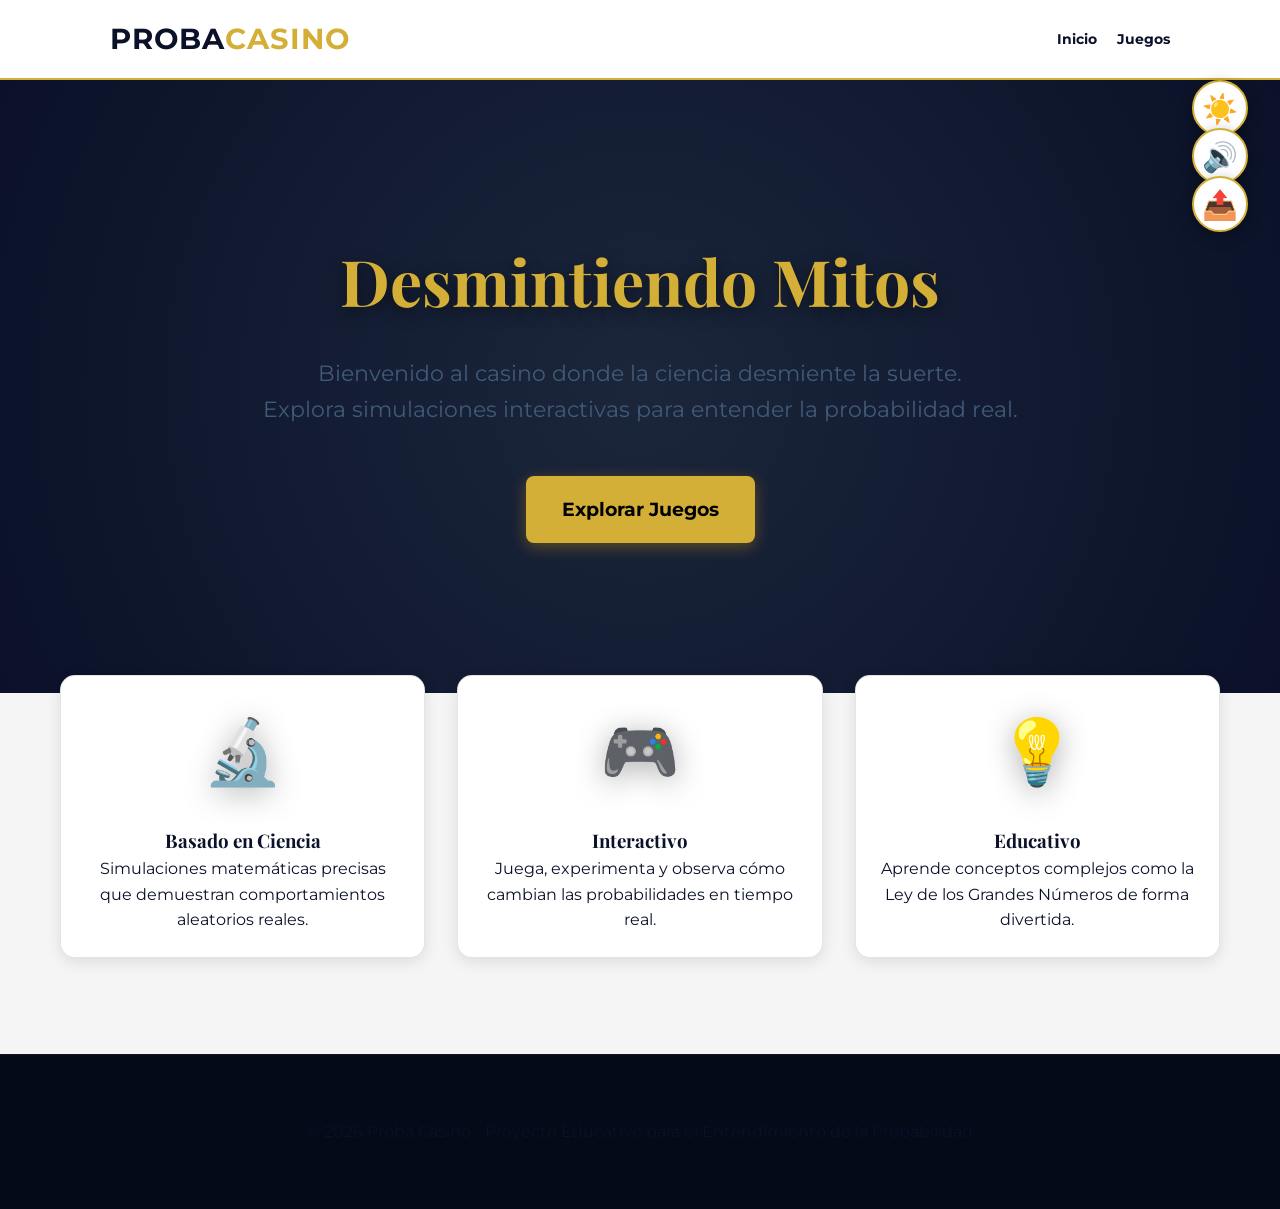
<file: index.html>
<!DOCTYPE html>
<html lang="es">
<head>
    <meta charset="UTF-8">
    <meta name="viewport" content="width=device-width, initial-scale=1.0">
    <meta name="description" content="Aprende probabilidad con juegos interactivos que desmienten los mitos del azar. Casino educativo con 8 simulaciones matemáticas.">
    <meta name="keywords" content="probabilidad, estadística, juegos educativos, matemáticas, casino, azar">
    <meta name="author" content="Proba Casino">
    <meta name="theme-color" content="#0a1128">
    
    <!-- Open Graph / Facebook -->
    <meta property="og:type" content="website">
    <meta property="og:url" content="https://probacasino.com/">
    <meta property="og:title" content="Proba Casino - El Casino de la Probabilidad">
    <meta property="og:description" content="Aprende probabilidad con juegos interactivos que desmienten los mitos del azar">
    <meta property="og:image" content="/assets/icons/icon-512.png">
    
    <!-- Twitter -->
    <meta property="twitter:card" content="summary_large_image">
    <meta property="twitter:url" content="https://probacasino.com/">
    <meta property="twitter:title" content="Proba Casino - El Casino de la Probabilidad">
    <meta property="twitter:description" content="Aprende probabilidad con juegos interactivos">
    <meta property="twitter:image" content="/assets/icons/icon-512.png">
    
    <!-- PWA -->
    <link rel="manifest" href="/manifest.json">
    <link rel="apple-touch-icon" href="/assets/icons/icon-192.png">
    <meta name="apple-mobile-web-app-capable" content="yes">
    <meta name="apple-mobile-web-app-status-bar-style" content="black-translucent">
    <meta name="apple-mobile-web-app-title" content="Proba Casino">
    
    <title>Proba Casino - El Casino de la Probabilidad</title>
    <link rel="stylesheet" href="assets/css/style.css">
    <link rel="stylesheet" href="assets/css/features.css">
    <link rel="preconnect" href="https://fonts.googleapis.com">
    <link rel="preconnect" href="https://fonts.gstatic.com" crossorigin>
    <link href="https://fonts.googleapis.com/css2?family=Montserrat:wght@400;700&family=Playfair+Display:wght@700&display=swap" rel="stylesheet">
</head>
<body>
    <a href="#main-content" class="skip-to-main">Saltar al contenido principal</a>
    <div id="loading-overlay">
        <div class="card-loader">
            <div class="card-anim"></div>
            <div class="card-anim"></div>
            <div class="card-anim"></div>
            <div class="card-anim"></div>
            <div class="card-anim"></div>
        </div>
    </div>
    <header>
        <nav>
            <div class="logo">PROBA<span>CASINO</span></div>
            <ul>
                <li><a href="index.html">Inicio</a></li>
                <li><a href="catalogo.html">Juegos</a></li>
            </ul>
        </nav>
    </header>

    <main id="main-content">
        <section id="home" class="hero" style="padding: 150px 20px; text-align: center; background: radial-gradient(circle at center, #1b263b 0%, #0a1128 100%);">
            <div class="hero-content">
                <h1 style="font-size: 4rem; color: var(--gold); margin-bottom: 1.5rem; text-shadow: 0 5px 15px rgba(0,0,0,0.5);">Desmintiendo Mitos</h1>
                <p style="font-size: 1.4rem; max-width: 800px; margin: 0 auto 3rem; color: var(--accent);">Bienvenido al casino donde la ciencia desmiente la suerte. <br>Explora simulaciones interactivas para entender la probabilidad real.</p>
                <a href="catalogo.html" class="btn-primary" style="font-size: 1.2rem; padding: 18px 36px;">Explorar Juegos</a>
            </div>
        </section>

        <section class="container" style="margin-top: -50px; position: relative; z-index: 10;">
            <div style="display: grid; grid-template-columns: repeat(auto-fit, minmax(300px, 1fr)); gap: 2rem;">
                <div class="stat-card">
                    <div class="game-icon">🔬</div>
                    <h3>Basado en Ciencia</h3>
                    <p>Simulaciones matemáticas precisas que demuestran comportamientos aleatorios reales.</p>
                </div>
                <div class="stat-card">
                    <div class="game-icon">🎮</div>
                    <h3>Interactivo</h3>
                    <p>Juega, experimenta y observa cómo cambian las probabilidades en tiempo real.</p>
                </div>
                <div class="stat-card">
                    <div class="game-icon">💡</div>
                    <h3>Educativo</h3>
                    <p>Aprende conceptos complejos como la Ley de los Grandes Números de forma divertida.</p>
                </div>
            </div>
        </section>
    </main>

    <footer>
        <p>&copy; 2026 Proba Casino - Proyecto Educativo para el Entendimiento de la Probabilidad</p>
    </footer>

    <script src="assets/js/utils.js"></script>
    <script src="assets/js/theme.js"></script>
    <script src="assets/js/sounds.js"></script>
    <script src="assets/js/share.js"></script>
    <script src="assets/js/pwa.js"></script>
    <script src="assets/js/loader.js"></script>
</body>
</html>
</file>
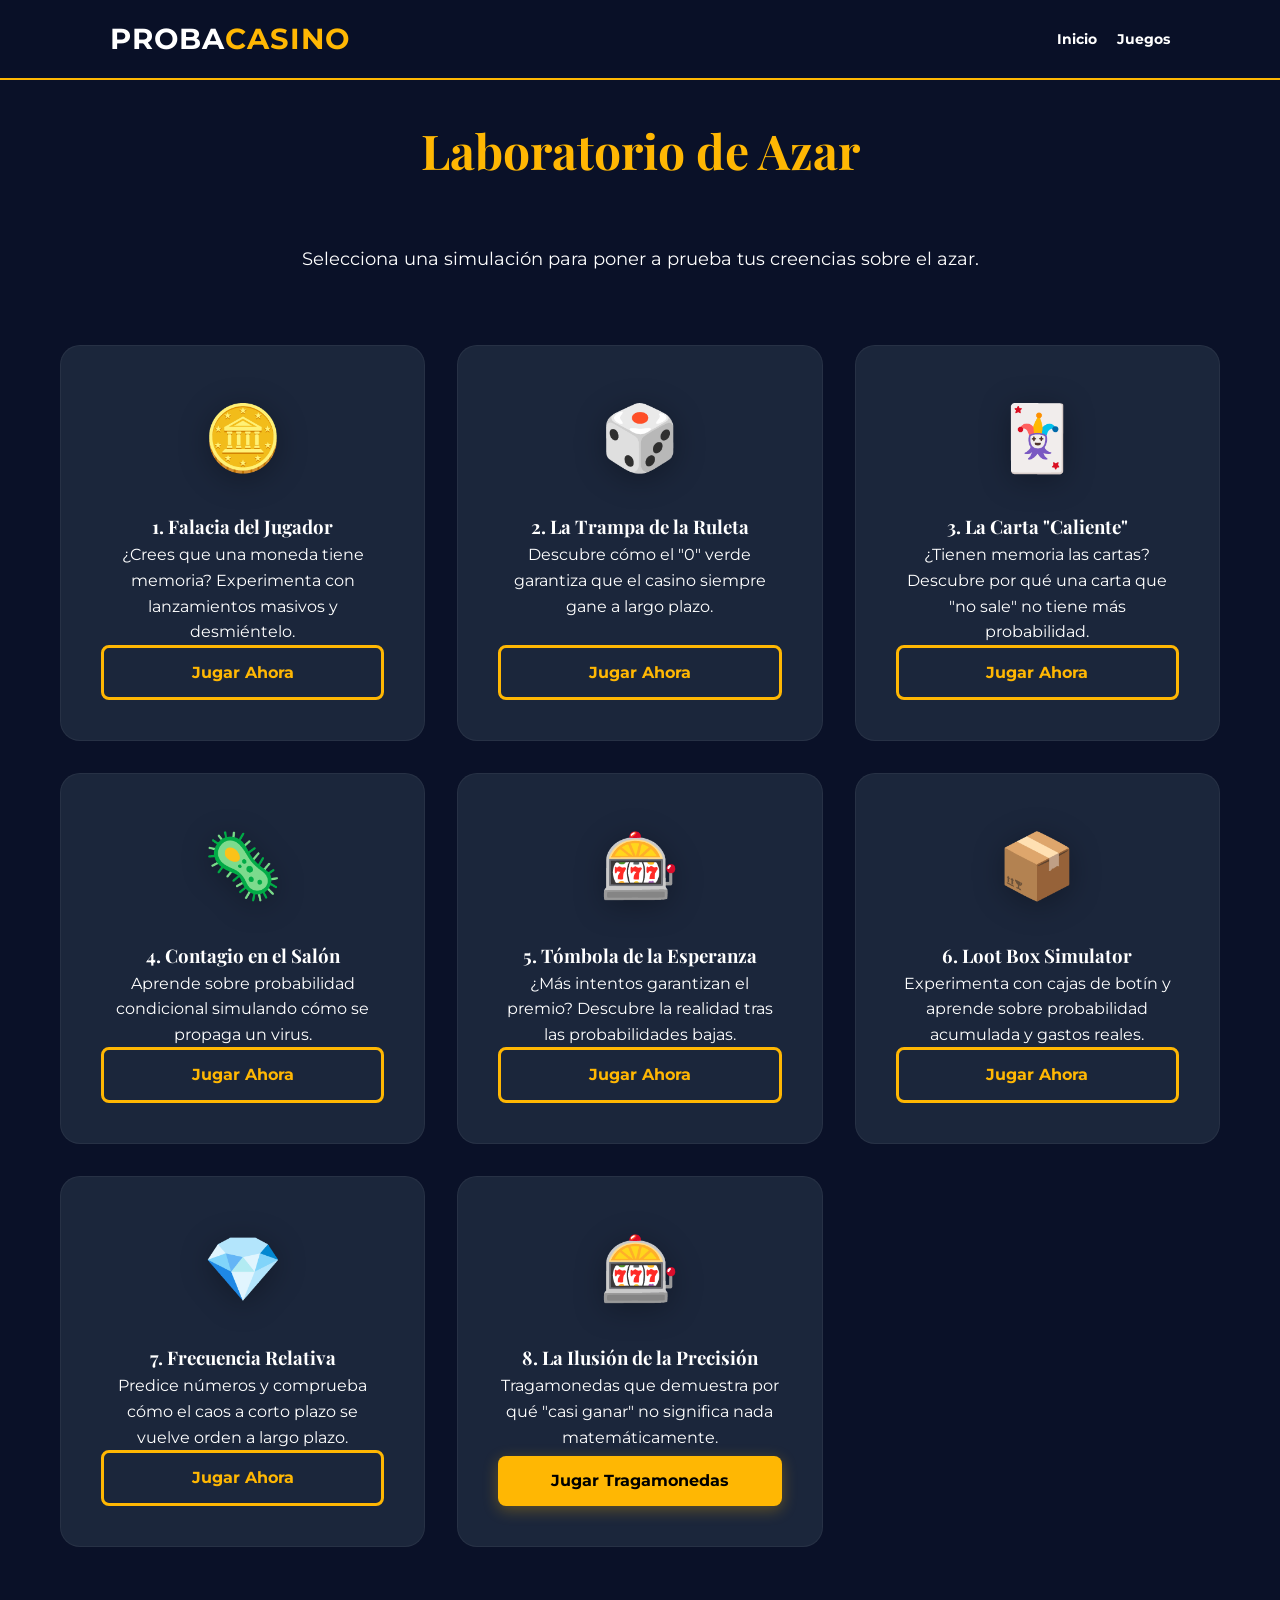
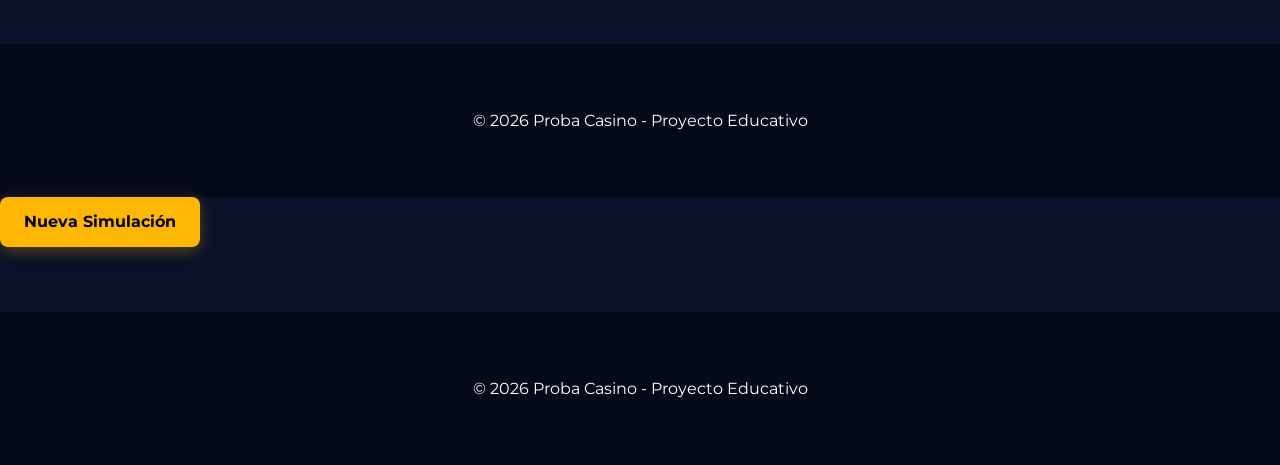
<file: catalogo.html>
<!DOCTYPE html>
<html lang="es">
<head>
    <meta charset="UTF-8">
    <meta name="viewport" content="width=device-width, initial-scale=1.0">
    <title>Catálogo de Juegos - Proba Casino</title>
    <link rel="stylesheet" href="assets/css/style.css">
    <link rel="preconnect" href="https://fonts.googleapis.com">
    <link rel="preconnect" href="https://fonts.gstatic.com" crossorigin>
    <link href="https://fonts.googleapis.com/css2?family=Montserrat:wght@400;700&family=Playfair+Display:wght@700&display=swap" rel="stylesheet">
</head>
<body>
    <header>
        <nav>
            <div class="logo">PROBA<span>CASINO</span></div>
            <ul>
                <li><a href="index.html">Inicio</a></li>
                <li><a href="catalogo.html">Juegos</a></li>
            </ul>
        </nav>
    </header>

    <main class="container">
        <section class="game-header">
            <h1>Laboratorio de Azar</h1>
            <p class="myth-box" style="border: none; background: none; box-shadow: none;">Selecciona una simulación para poner a prueba tus creencias sobre el azar.</p>
        </section>

        <div class="game-grid">
            <!-- Juego 1 -->
            <div class="game-card">
                <div>
                    <div class="game-icon">🪙</div>
                    <h3>1. Falacia del Jugador</h3>
                    <p>¿Crees que una moneda tiene memoria? Experimenta con lanzamientos masivos y desmiéntelo.</p>
                </div>
                <a href="juego1.html" class="btn-secondary">Jugar Ahora</a>
            </div>
            
            <!-- Juego 2 -->
            <div class="game-card">
                <div>
                    <div class="game-icon">🎲</div>
                    <h3>2. La Trampa de la Ruleta</h3>
                    <p>Descubre cómo el "0" verde garantiza que el casino siempre gane a largo plazo.</p>
                </div>
                <a href="juego2.html" class="btn-secondary">Jugar Ahora</a>
            </div>

            <!-- Juego 3 -->
            <div class="game-card">
                <div>
                    <div class="game-icon">🃏</div>
                    <h3>3. La Carta "Caliente"</h3>
                    <p>¿Tienen memoria las cartas? Descubre por qué una carta que "no sale" no tiene más probabilidad.</p>
                </div>
                <a href="juego3.html" class="btn-secondary">Jugar Ahora</a>
            </div>

            <!-- Juego 4 -->
            <div class="game-card">
                <div>
                    <div class="game-icon">🦠</div>
                    <h3>4. Contagio en el Salón</h3>
                    <p>Aprende sobre probabilidad condicional simulando cómo se propaga un virus.</p>
                </div>
                <a href="juego4.html" class="btn-secondary">Jugar Ahora</a>
            </div>

            <!-- Juego 5 -->
            <div class="game-card">
                <div>
                    <div class="game-icon">🎰</div>
                    <h3>5. Tómbola de la Esperanza</h3>
                    <p>¿Más intentos garantizan el premio? Descubre la realidad tras las probabilidades bajas.</p>
                </div>
                <a href="juego5.html" class="btn-secondary">Jugar Ahora</a>
            </div>

            <!-- Juego 6 -->
            <div class="game-card">
                <div>
                    <div class="game-icon">📦</div>
                    <h3>6. Loot Box Simulator</h3>
                    <p>Experimenta con cajas de botín y aprende sobre probabilidad acumulada y gastos reales.</p>
                </div>
                <a href="juego6.html" class="btn-secondary">Jugar Ahora</a>
            </div>

            <!-- Juego 7 -->
            <div class="game-card">
                <div>
                    <div class="game-icon">💎</div>
                    <h3>7. Frecuencia Relativa</h3>
                    <p>Predice números y comprueba cómo el caos a corto plazo se vuelve orden a largo plazo.</p>
                </div>
                <a href="juego7.html" class="btn-secondary">Jugar Ahora</a>
            </div>

            <!-- Juego 8 -->
            <div class="game-card">
                <div>
                    <div class="game-icon">🎰</div>
                    <h3>8. La Ilusión de la Precisión</h3>
                    <p>Tragamonedas que demuestra por qué "casi ganar" no significa nada matemáticamente.</p>
                </div>
                <a href="juego8.html" class="btn-primary">Jugar Tragamonedas</a>
            </div>
        </div>
    </main>

    <footer>
        <p>&copy; 2026 Proba Casino - Proyecto Educativo</p>
    </footer>
    <script src="assets/js/loader.js"></script>
</body>
</html>
            </div>
                <a href="juego8.html" class="btn-primary">Nueva Simulación</a>
            </div>
        </div>
    </main>

    <footer>
        <p>&copy; 2026 Proba Casino - Proyecto Educativo</p>
    </footer>
</body>
</html>
</file>
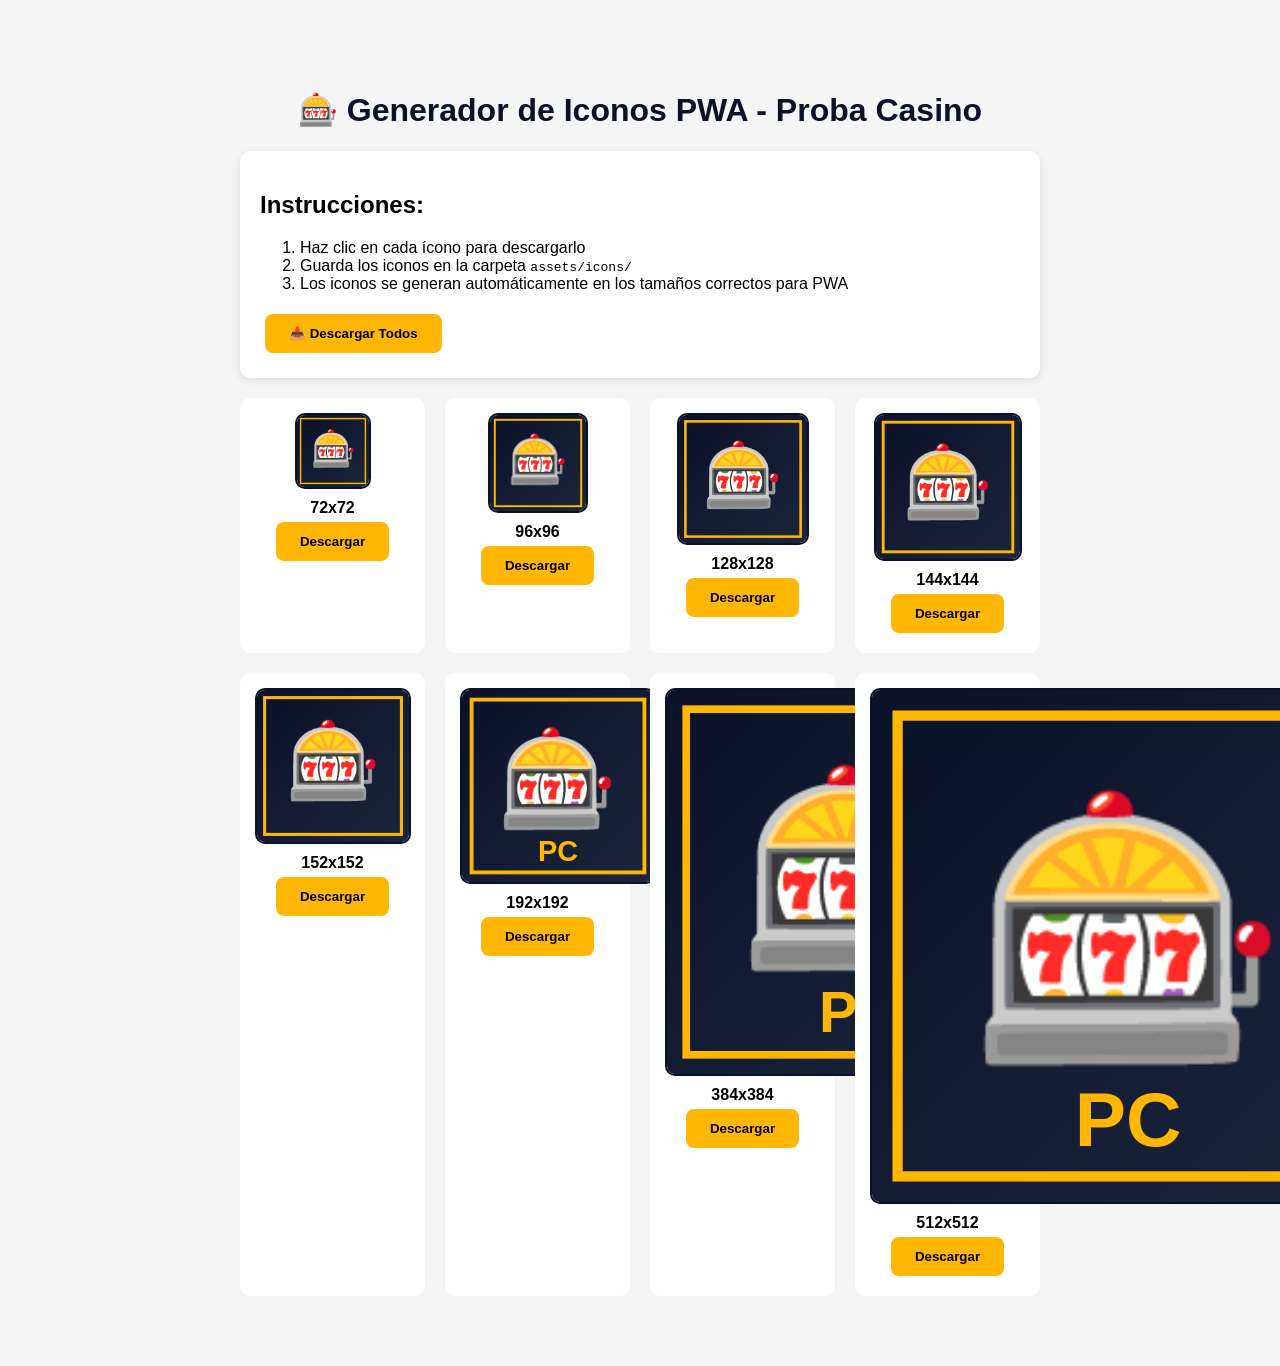
<file: generate-icons.html>
<!DOCTYPE html>
<html lang="es">
<head>
    <meta charset="UTF-8">
    <meta name="viewport" content="width=device-width, initial-scale=1.0">
    <title>Generador de Iconos PWA - Proba Casino</title>
    <style>
        body {
            font-family: Arial, sans-serif;
            max-width: 800px;
            margin: 50px auto;
            padding: 20px;
            background: #f5f5f5;
        }
        h1 {
            color: #0a1128;
            text-align: center;
        }
        .instructions {
            background: white;
            padding: 20px;
            border-radius: 10px;
            margin: 20px 0;
            box-shadow: 0 2px 10px rgba(0,0,0,0.1);
        }
        canvas {
            border: 2px solid #0a1128;
            border-radius: 10px;
            margin: 10px 0;
            cursor: pointer;
        }
        button {
            background: #ffb703;
            color: #000;
            border: none;
            padding: 12px 24px;
            border-radius: 8px;
            font-weight: bold;
            cursor: pointer;
            margin: 5px;
        }
        button:hover {
            background: #d4af37;
        }
        .icon-grid {
            display: grid;
            grid-template-columns: repeat(auto-fit, minmax(150px, 1fr));
            gap: 20px;
            margin-top: 20px;
        }
        .icon-item {
            text-align: center;
            background: white;
            padding: 15px;
            border-radius: 10px;
        }
        .icon-item canvas {
            display: block;
            margin: 0 auto 10px;
        }
    </style>
</head>
<body>
    <h1>🎰 Generador de Iconos PWA - Proba Casino</h1>
    
    <div class="instructions">
        <h2>Instrucciones:</h2>
        <ol>
            <li>Haz clic en cada ícono para descargarlo</li>
            <li>Guarda los iconos en la carpeta <code>assets/icons/</code></li>
            <li>Los iconos se generan automáticamente en los tamaños correctos para PWA</li>
        </ol>
        <button onclick="downloadAll()">📥 Descargar Todos</button>
    </div>
    
    <div class="icon-grid" id="iconGrid"></div>
    
    <script>
        const sizes = [72, 96, 128, 144, 152, 192, 384, 512];
        
        function generateIcon(size) {
            const canvas = document.createElement('canvas');
            canvas.width = size;
            canvas.height = size;
            const ctx = canvas.getContext('2d');
            
            // Fondo degradado
            const gradient = ctx.createLinearGradient(0, 0, size, size);
            gradient.addColorStop(0, '#0a1128');
            gradient.addColorStop(1, '#1b263b');
            ctx.fillStyle = gradient;
            ctx.fillRect(0, 0, size, size);
            
            // Borde dorado
            ctx.strokeStyle = '#ffb703';
            ctx.lineWidth = size * 0.02;
            ctx.strokeRect(size * 0.05, size * 0.05, size * 0.9, size * 0.9);
            
            // Emoji de casino
            ctx.font = `${size * 0.5}px Arial`;
            ctx.textAlign = 'center';
            ctx.textBaseline = 'middle';
            ctx.fillText('🎰', size / 2, size / 2);
            
            // Texto "PC" en pequeño
            if (size >= 192) {
                ctx.font = `bold ${size * 0.15}px Arial`;
                ctx.fillStyle = '#ffb703';
                ctx.fillText('PC', size / 2, size * 0.85);
            }
            
            return canvas;
        }
        
        function downloadIcon(canvas, filename) {
            const link = document.createElement('a');
            link.download = filename;
            link.href = canvas.toDataURL('image/png');
            link.click();
        }
        
        function downloadAll() {
            sizes.forEach((size, index) => {
                setTimeout(() => {
                    const canvas = generateIcon(size);
                    downloadIcon(canvas, `icon-${size}.png`);
                }, index * 500);
            });
        }
        
        // Generar y mostrar iconos
        const grid = document.getElementById('iconGrid');
        sizes.forEach(size => {
            const item = document.createElement('div');
            item.className = 'icon-item';
            
            const canvas = generateIcon(size);
            canvas.onclick = () => downloadIcon(canvas, `icon-${size}.png`);
            canvas.title = 'Click para descargar';
            
            const label = document.createElement('div');
            label.textContent = `${size}x${size}`;
            label.style.fontWeight = 'bold';
            label.style.marginTop = '10px';
            
            const btn = document.createElement('button');
            btn.textContent = 'Descargar';
            btn.onclick = () => downloadIcon(canvas, `icon-${size}.png`);
            
            item.appendChild(canvas);
            item.appendChild(label);
            item.appendChild(btn);
            grid.appendChild(item);
        });
    </script>
</body>
</html>
</file>
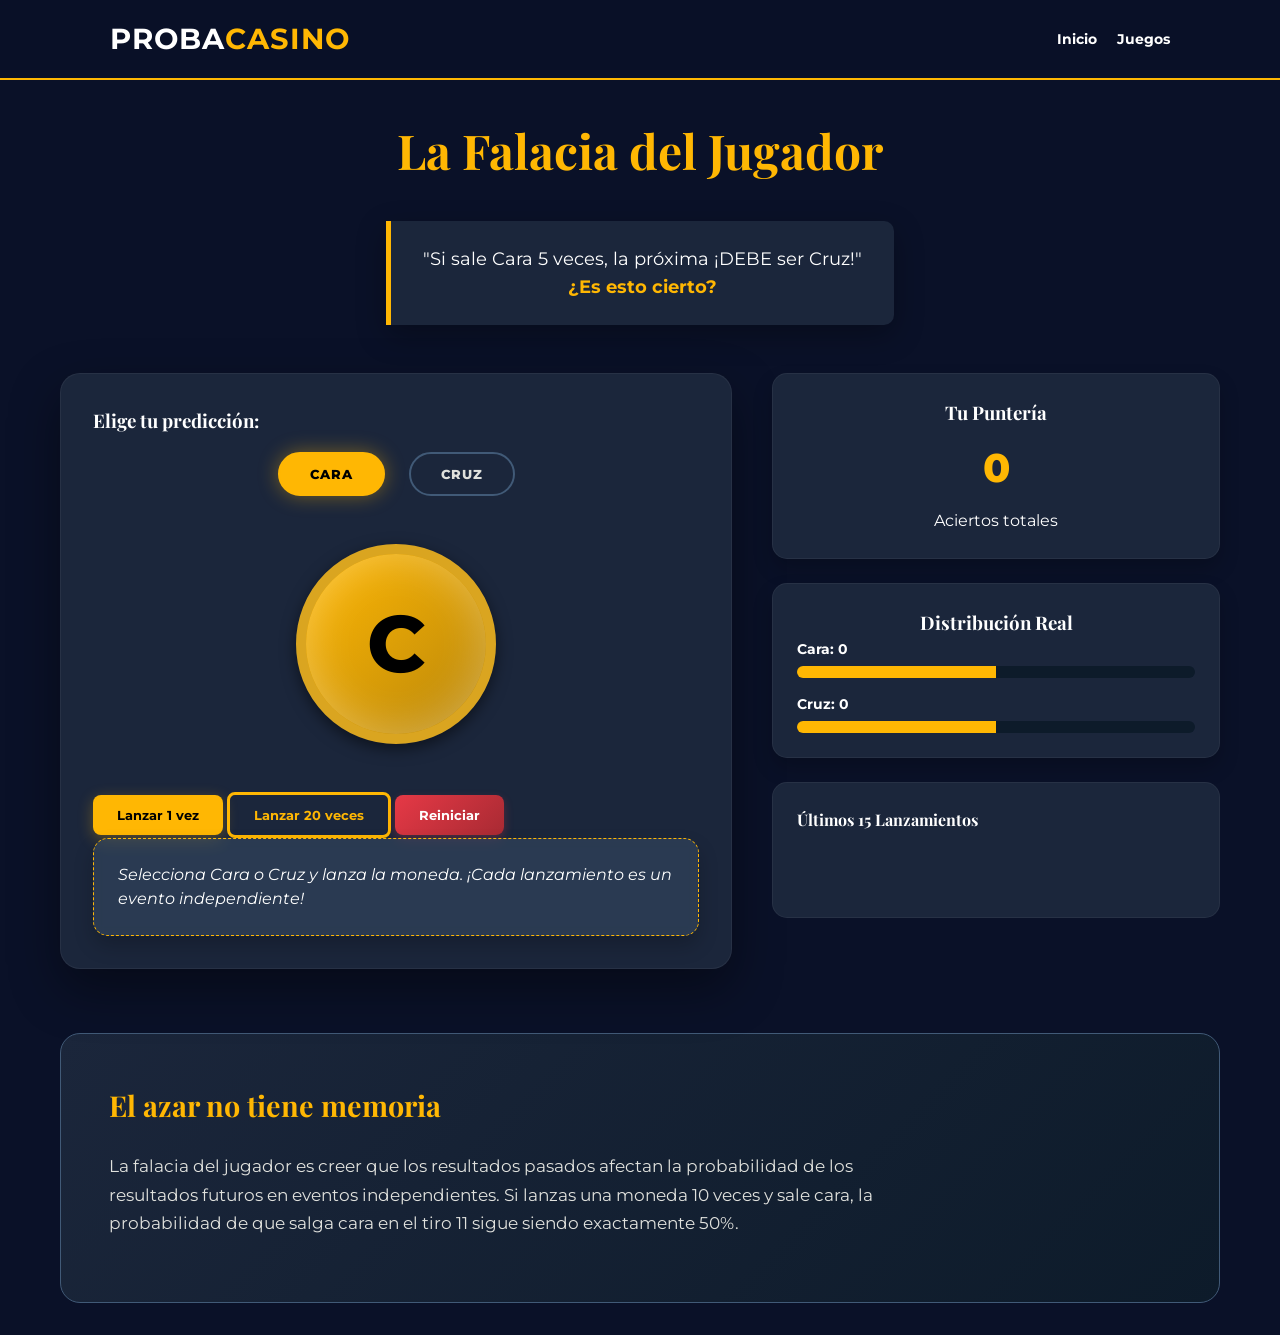
<file: juego1.html>
<!DOCTYPE html>
<html lang="es">
<head>
    <meta charset="UTF-8">
    <meta name="viewport" content="width=device-width, initial-scale=1.0">
    <title>Falacia del Jugador - Proba Casino</title>
    <link rel="stylesheet" href="assets/css/style.css">
    <link rel="stylesheet" href="assets/css/juego1.css">
    <link rel="preconnect" href="https://fonts.googleapis.com">
    <link rel="preconnect" href="https://fonts.gstatic.com" crossorigin>
    <link href="https://fonts.googleapis.com/css2?family=Montserrat:wght@400;700&family=Playfair+Display:wght@700&display=swap" rel="stylesheet">
</head>
<body>
    <div id="loading-overlay">
        <div class="card-loader">
            <div class="card-anim"></div>
            <div class="card-anim"></div>
            <div class="card-anim"></div>
            <div class="card-anim"></div>
            <div class="card-anim"></div>
        </div>
    </div>
    <header>
        <nav>
            <div class="logo">PROBA<span>CASINO</span></div>
            <ul>
                <li><a href="index.html">Inicio</a></li>
                <li><a href="catalogo.html">Juegos</a></li>
            </ul>
        </nav>
    </header>

    <main class="container">
        <section class="game-header">
            <h1>La Falacia del Jugador</h1>
            <p class="myth-box">"Si sale Cara 5 veces, la próxima ¡DEBE ser Cruz!" <br><strong>¿Es esto cierto?</strong></p>
        </section>

        <div class="game-layout">
            <!-- Panel Izquierdo -->
            <div class="game-main">
                <div class="bet-controls">
                    <h3>Elige tu predicción:</h3>
                    <div class="options-row">
                        <button id="btn-heads" class="btn-option active">CARA</button>
                        <button id="btn-tails" class="btn-option">CRUZ</button>
                    </div>
                </div>

                <div class="coin-container">
                    <div id="coin" class="coin">
                        <div class="side heads"><span>C</span></div>
                        <div class="side tails"><span>X</span></div>
                    </div>
                </div>

                <div class="action-buttons">
                    <button id="toss-1" class="btn-primary">Lanzar 1 vez</button>
                    <button id="toss-20" class="btn-secondary">Lanzar 20 veces</button>
                    <button id="reset" class="btn-danger">Reiniciar</button>
                </div>

                <div id="educational-msg" class="info-bubble">
                    Selecciona Cara o Cruz y lanza la moneda. ¡Cada lanzamiento es un evento independiente!
                </div>
            </div>

            <!-- Panel Derecho -->
            <div class="game-stats">
                <div class="stat-card">
                    <h3>Tu Puntería</h3>
                    <div id="stat-wins" class="stat-value">0</div>
                    <p>Aciertos totales</p>
                </div>
                
                <div class="stat-card">
                    <h3>Distribución Real</h3>
                    <div class="bar-stat">
                        <div class="bar-label">Cara: <span id="stat-heads">0</span></div>
                        <div class="prob-bar"><div id="bar-heads" class="bar-fill" style="width: 50%"></div></div>
                    </div>
                    <div class="bar-stat" style="margin-top: 15px;">
                        <div class="bar-label">Cruz: <span id="stat-tails">0</span></div>
                        <div class="prob-bar"><div id="bar-tails" class="bar-fill" style="width: 50%"></div></div>
                    </div>
                </div>

                <div class="history-card">
                    <h3>Últimos 15 Lanzamientos</h3>
                    <div id="history-list" class="history-list"></div>
                </div>
            </div>
        </div>

        <section class="edu-footer">
            <div class="edu-content">
                <h3>El azar no tiene memoria</h3>
                <p>La falacia del jugador es creer que los resultados pasados afectan la probabilidad de los resultados futuros en eventos independientes. Si lanzas una moneda 10 veces y sale cara, la probabilidad de que salga cara en el tiro 11 sigue siendo exactamente 50%.</p>
            </div>
        </section>
    </main>

    <script src="assets/js/juego1.js"></script>
    <script src="assets/js/loader.js"></script>
</body>
</html>
</file>
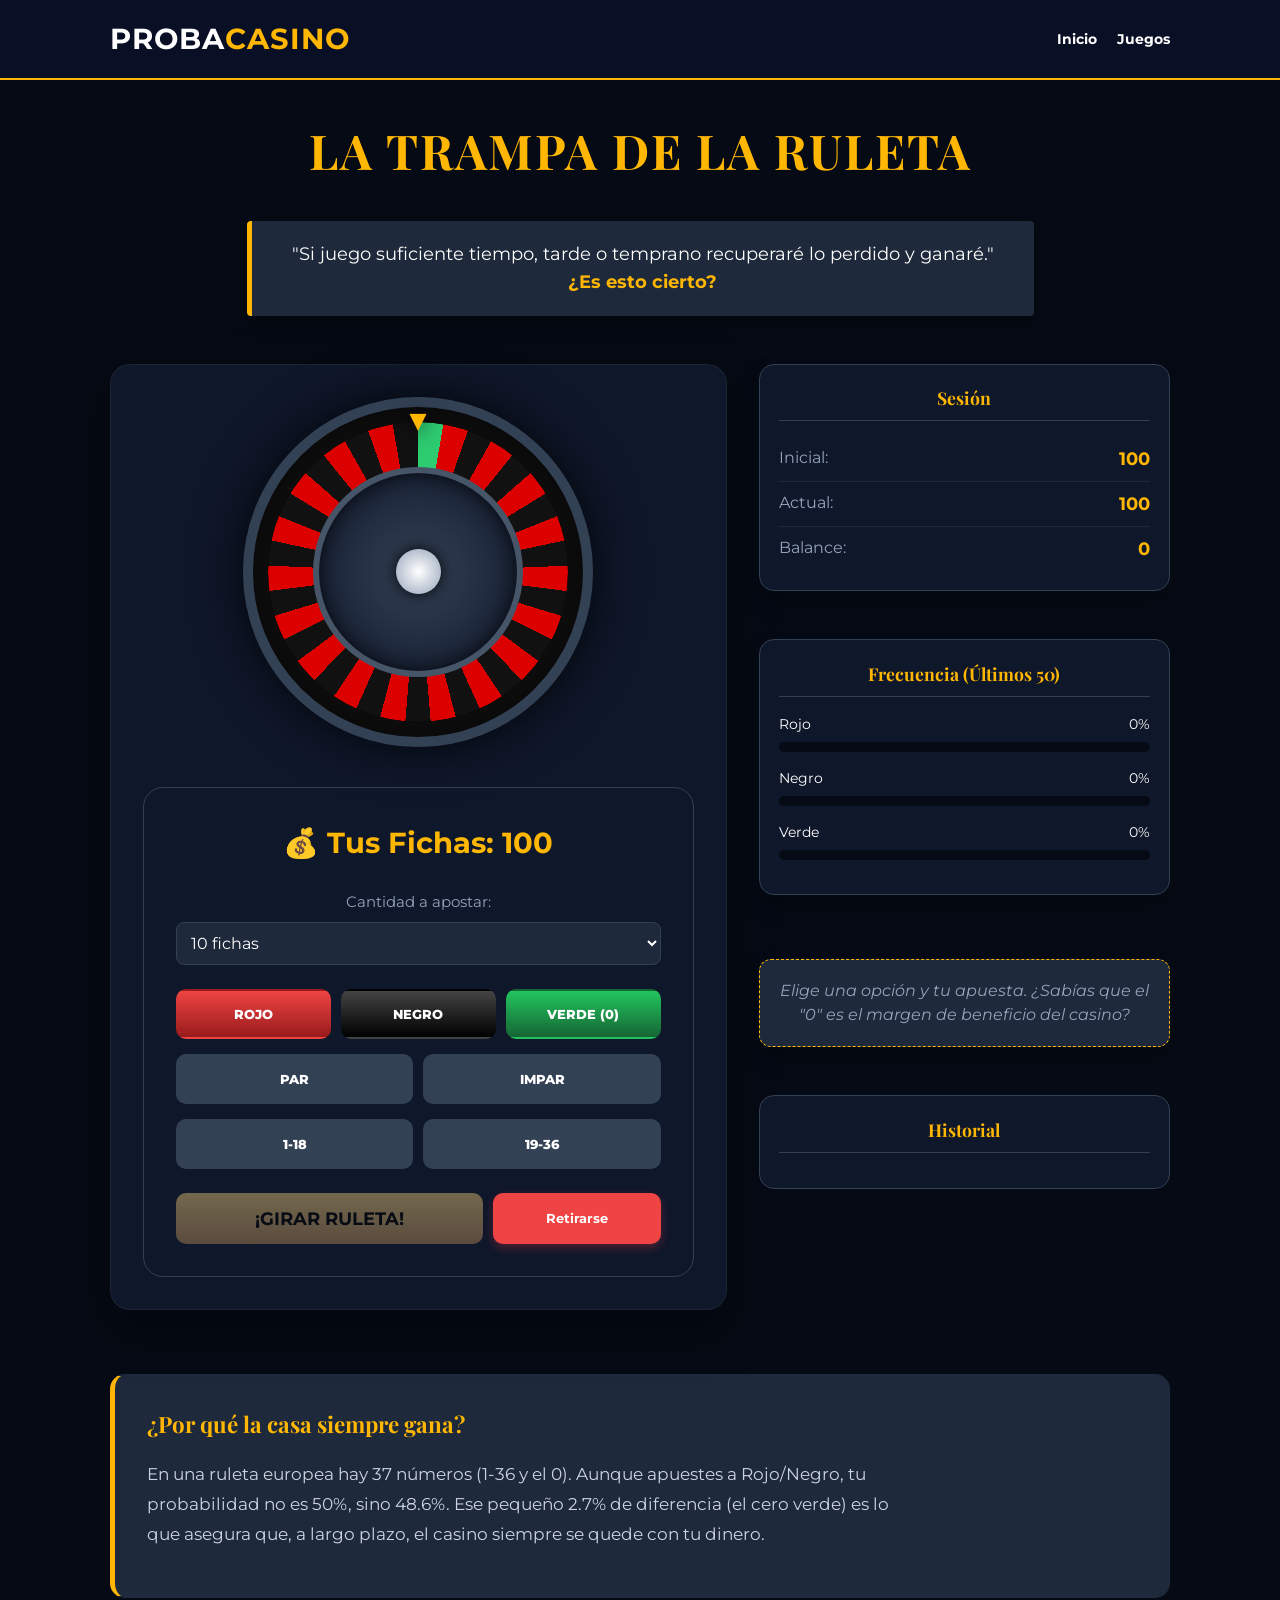
<file: juego2.html>
<!DOCTYPE html>
<html lang="es">
<head>
    <meta charset="UTF-8">
    <meta name="viewport" content="width=device-width, initial-scale=1.0">
    <title>La Ruleta del Casino - Proba Casino</title>
    <link rel="stylesheet" href="assets/css/style.css">
    <link rel="stylesheet" href="assets/css/juego2.css">
    <link rel="preconnect" href="https://fonts.googleapis.com">
    <link rel="preconnect" href="https://fonts.gstatic.com" crossorigin>
    <link href="https://fonts.googleapis.com/css2?family=Montserrat:wght@400;700&family=Playfair+Display:wght@700&display=swap" rel="stylesheet">
</head>
<body>
    <div id="loading-overlay">
        <div class="card-loader">
            <div class="card-anim"></div>
            <div class="card-anim"></div>
            <div class="card-anim"></div>
            <div class="card-anim"></div>
            <div class="card-anim"></div>
        </div>
    </div>
    <header>
        <nav>
            <div class="logo">PROBA<span>CASINO</span></div>
            <ul>
                <li><a href="index.html">Inicio</a></li>
                <li><a href="catalogo.html">Juegos</a></li>
            </ul>
        </nav>
    </header>

    <main class="container">
        <section class="game-header">
            <h1>La Trampa de la Ruleta</h1>
            <p class="myth-box">"Si juego suficiente tiempo, tarde o temprano recuperaré lo perdido y ganaré." <br><strong>¿Es esto cierto?</strong></p>
        </section>

        <div class="game-layout">
            <!-- Panel Izquierdo: Ruleta -->
            <div class="game-main">
                <div class="roulette-wrapper">
                    <div class="pointer">▼</div>
                    <div id="wheel" class="wheel">
                        <div id="wheel-numbers" class="wheel-numbers"></div>
                        <div class="inner-wheel">
                            <div id="ball" class="ball"></div>
                        </div>
                    </div>
                </div>

                <!-- Bola con el resultado -->
                <div id="result-ball" class="result-ball" style="display: none;">
                    <div class="result-number"></div>
                </div>

                <div class="betting-area">
                    <div class="chips-display">
                        <span>💰 Tus Fichas: <strong id="balance">100</strong></span>
                    </div>
                    
                    <div class="bet-selector">
                        <label>Cantidad a apostar:</label>
                        <select id="bet-amount">
                            <option value="10">10 fichas</option>
                            <option value="20">20 fichas</option>
                            <option value="50">50 fichas</option>
                            <option value="100">100 fichas</option>
                        </select>
                    </div>

                    <div class="bet-grid">
                        <div class="bet-row">
                            <button id="bet-red" class="btn-bet red">Rojo</button>
                            <button id="bet-black" class="btn-bet black">Negro</button>
                            <button id="bet-green" class="btn-bet green">Verde (0)</button>
                        </div>
                        <div class="bet-row">
                            <button id="bet-even" class="btn-bet secondary-bet">Par</button>
                            <button id="bet-odd" class="btn-bet secondary-bet">Impar</button>
                        </div>
                        <div class="bet-row">
                            <button id="bet-low" class="btn-bet secondary-bet">1-18</button>
                            <button id="bet-high" class="btn-bet secondary-bet">19-36</button>
                        </div>
                    </div>

                    <div class="action-buttons">
                        <button id="spin-btn" class="btn-primary" disabled>¡Girar Ruleta!</button>
                        <button id="retire-btn" class="btn-danger">Retirarse</button>
                    </div>
                </div>
            </div>

            <!-- Panel Derecho: Estadísticas y Educación -->
            <div class="game-stats">
                <div class="stat-card session-info">
                    <h3>Sesión</h3>
                    <div class="stat-row">
                        <span>Inicial:</span> <strong id="initial-val">100</strong>
                    </div>
                    <div class="stat-row">
                        <span>Actual:</span> <strong id="current-total">100</strong>
                    </div>
                    <div class="stat-row">
                        <span>Balance:</span> <strong id="profit-loss">0</strong>
                    </div>
                </div>

                <div class="stat-card win-rates">
                    <h3>Frecuencia (Últimos 50)</h3>
                    <div class="rate-bar-container">
                        <div class="rate-label">Rojo <span id="rate-red">0%</span></div>
                        <div class="rate-bar"><div id="bar-red" class="bar red" style="width: 0%"></div></div>
                    </div>
                    <div class="rate-bar-container">
                        <div class="rate-label">Negro <span id="rate-black">0%</span></div>
                        <div class="rate-bar"><div id="bar-black" class="bar black" style="width: 0%"></div></div>
                    </div>
                    <div class="rate-bar-container">
                        <div class="rate-label">Verde <span id="rate-green">0%</span></div>
                        <div class="rate-bar"><div id="bar-green" class="bar green" style="width: 0%"></div></div>
                    </div>
                </div>

                <div id="msg-box" class="info-bubble">
                    Elige una opción y tu apuesta. ¿Sabías que el "0" es el margen de beneficio del casino?
                </div>

                <div class="history-card">
                    <h3>Historial</h3>
                    <div id="results-history" class="results-grid"></div>
                </div>
            </div>
        </div>

        <!-- Sección de Educación -->
        <section class="edu-footer">
            <div class="edu-content">
                <h3>¿Por qué la casa siempre gana?</h3>
                <p>En una ruleta europea hay 37 números (1-36 y el 0). Aunque apuestes a Rojo/Negro, tu probabilidad no es 50%, sino 48.6%. Ese pequeño 2.7% de diferencia (el cero verde) es lo que asegura que, a largo plazo, el casino siempre se quede con tu dinero.</p>
            </div>
        </section>
    </main>

    <script src="assets/js/juego2.js"></script>
    <script src="assets/js/loader.js"></script>
</body>
</html>
</file>
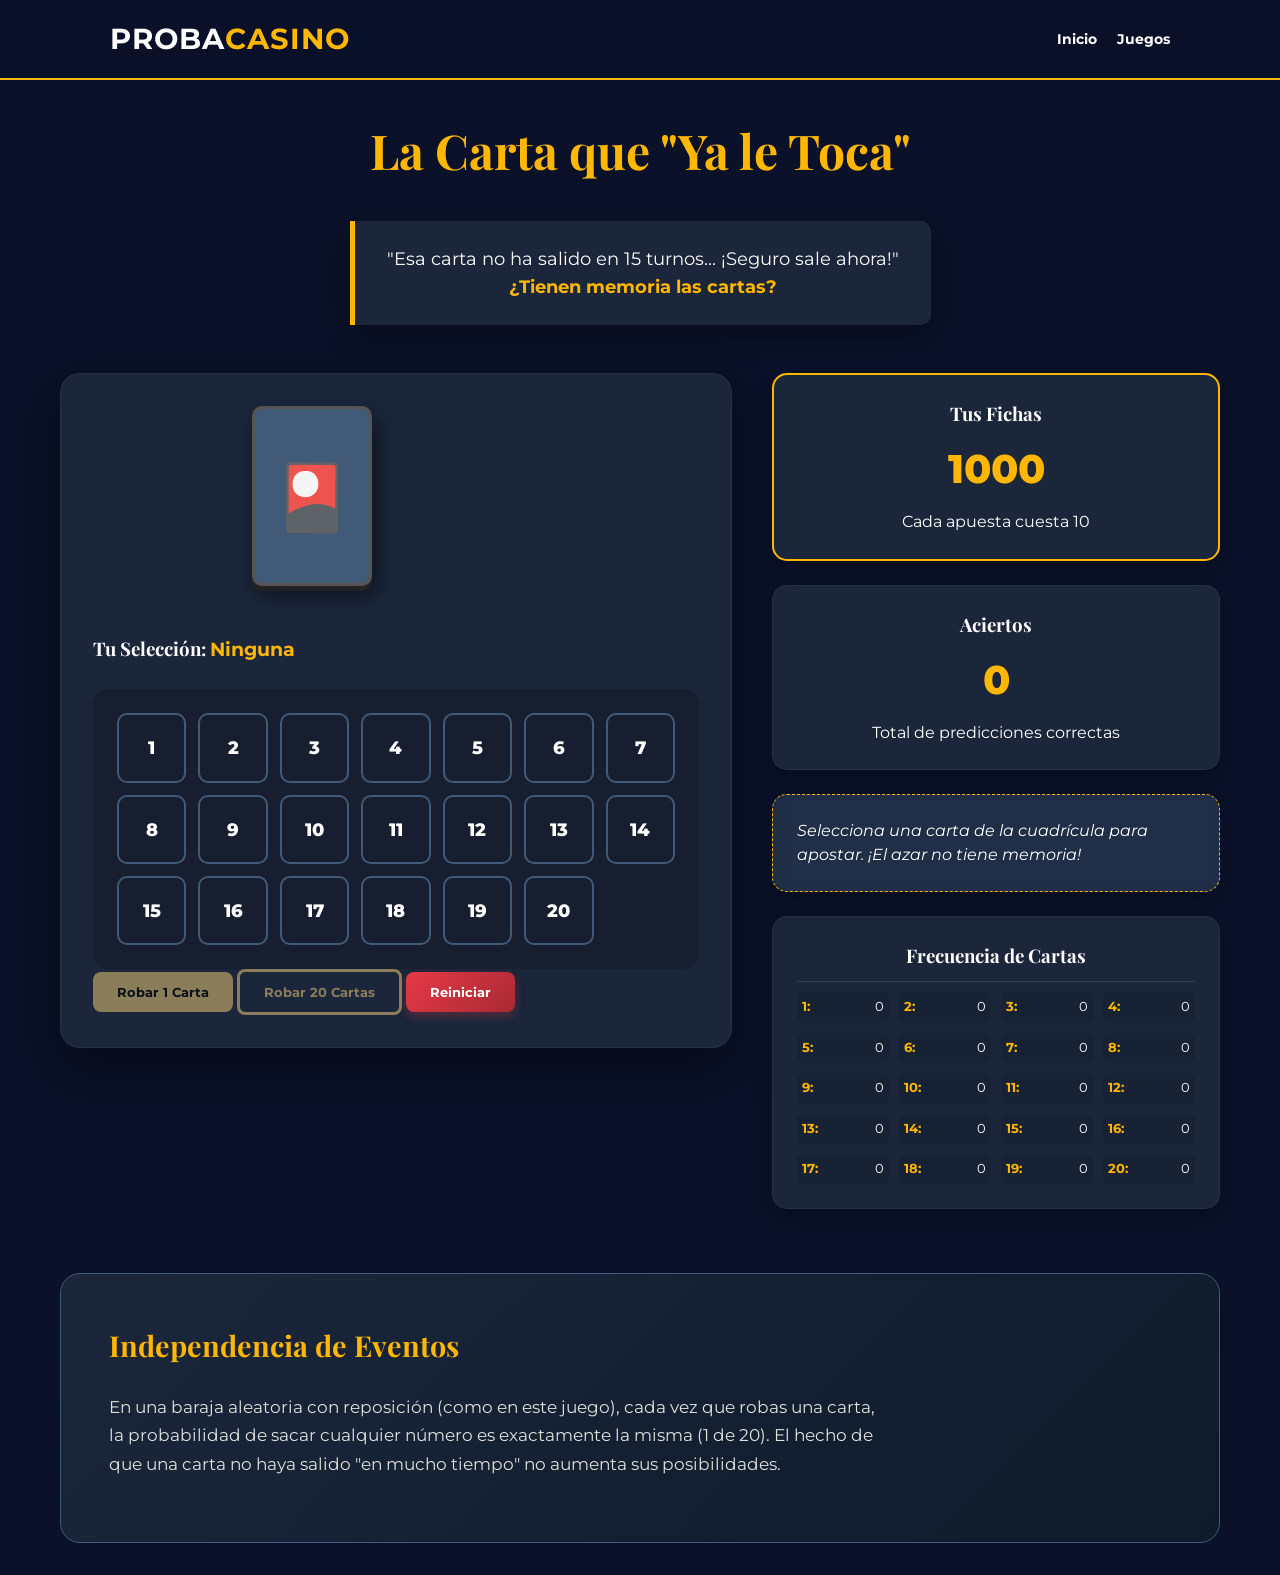
<file: juego3.html>
<!DOCTYPE html>
<html lang="es">
<head>
    <meta charset="UTF-8">
    <meta name="viewport" content="width=device-width, initial-scale=1.0">
    <title>La Carta Caliente - Proba Casino</title>
    <link rel="stylesheet" href="assets/css/style.css">
    <link rel="stylesheet" href="assets/css/juego3.css">
    <link rel="preconnect" href="https://fonts.googleapis.com">
    <link rel="preconnect" href="https://fonts.gstatic.com" crossorigin>
    <link href="https://fonts.googleapis.com/css2?family=Montserrat:wght@400;700&family=Playfair+Display:wght@700&display=swap" rel="stylesheet">
</head>
<body>
    <div id="loading-overlay">
        <div class="card-loader">
            <div class="card-anim"></div>
            <div class="card-anim"></div>
            <div class="card-anim"></div>
            <div class="card-anim"></div>
            <div class="card-anim"></div>
        </div>
    </div>
    <header>
        <nav>
            <div class="logo">PROBA<span>CASINO</span></div>
            <ul>
                <li><a href="index.html">Inicio</a></li>
                <li><a href="catalogo.html">Juegos</a></li>
            </ul>
        </nav>
    </header>

    <main class="container">
        <section class="game-header">
            <h1>La Carta que "Ya le Toca"</h1>
            <p class="myth-box">"Esa carta no ha salido en 15 turnos... ¡Seguro sale ahora!" <br><strong>¿Tienen memoria las cartas?</strong></p>
        </section>

        <div class="game-layout">
            <!-- Panel Izquierdo -->
            <div class="game-main">
                <div class="deck-area">
                    <div id="card-deck" class="deck">
                        <div class="card-back">🎴</div>
                    </div>
                    <div id="drawn-card-container" class="drawn-card-container">
                        <div id="result-card" class="card-front hidden">?</div>
                    </div>
                </div>

                <div class="user-selection">
                    <h3>Tu Selección: <span id="selected-card-display" style="color: var(--gold);">Ninguna</span></h3>
                    <div id="selection-grid" class="selection-grid">
                        <!-- Botones 1-20 generados por JS -->
                    </div>
                </div>

                <div class="action-buttons">
                    <button id="draw-1" class="btn-primary" disabled>Robar 1 Carta</button>
                    <button id="draw-20" class="btn-secondary" disabled>Robar 20 Cartas</button>
                    <button id="reset-game" class="btn-danger">Reiniciar</button>
                </div>
            </div>

            <!-- Panel Derecho -->
            <div class="game-stats">
                <div class="stat-card" style="border: 2px solid var(--gold);">
                    <h3>Tus Fichas</h3>
                    <div id="balance" class="stat-value">1000</div>
                    <p>Cada apuesta cuesta 10</p>
                </div>

                <div class="stat-card">
                    <h3>Aciertos</h3>
                    <div id="hits" class="stat-value">0</div>
                    <p>Total de predicciones correctas</p>
                </div>

                <div id="msg-box" class="info-bubble">
                    Selecciona una carta de la cuadrícula para apostar. ¡El azar no tiene memoria!
                </div>

                <div class="frequency-card stat-card" style="text-align: left;">
                    <h3 style="text-align: center; border-bottom: 1px solid rgba(255,255,255,0.1); padding-bottom: 10px;">Frecuencia de Cartas</h3>
                    <div id="frequency-list" class="frequency-grid">
                        <!-- Frecuencias generadas por JS -->
                    </div>
                </div>
            </div>
        </div>

        <section class="edu-footer">
            <div class="edu-content">
                <h3>Independencia de Eventos</h3>
                <p>En una baraja aleatoria con reposición (como en este juego), cada vez que robas una carta, la probabilidad de sacar cualquier número es exactamente la misma (1 de 20). El hecho de que una carta no haya salido "en mucho tiempo" no aumenta sus posibilidades.</p>
            </div>
        </section>
    </main>

    <script src="assets/js/juego3.js"></script>
    <script src="assets/js/loader.js"></script>
</body>
</html>
</file>
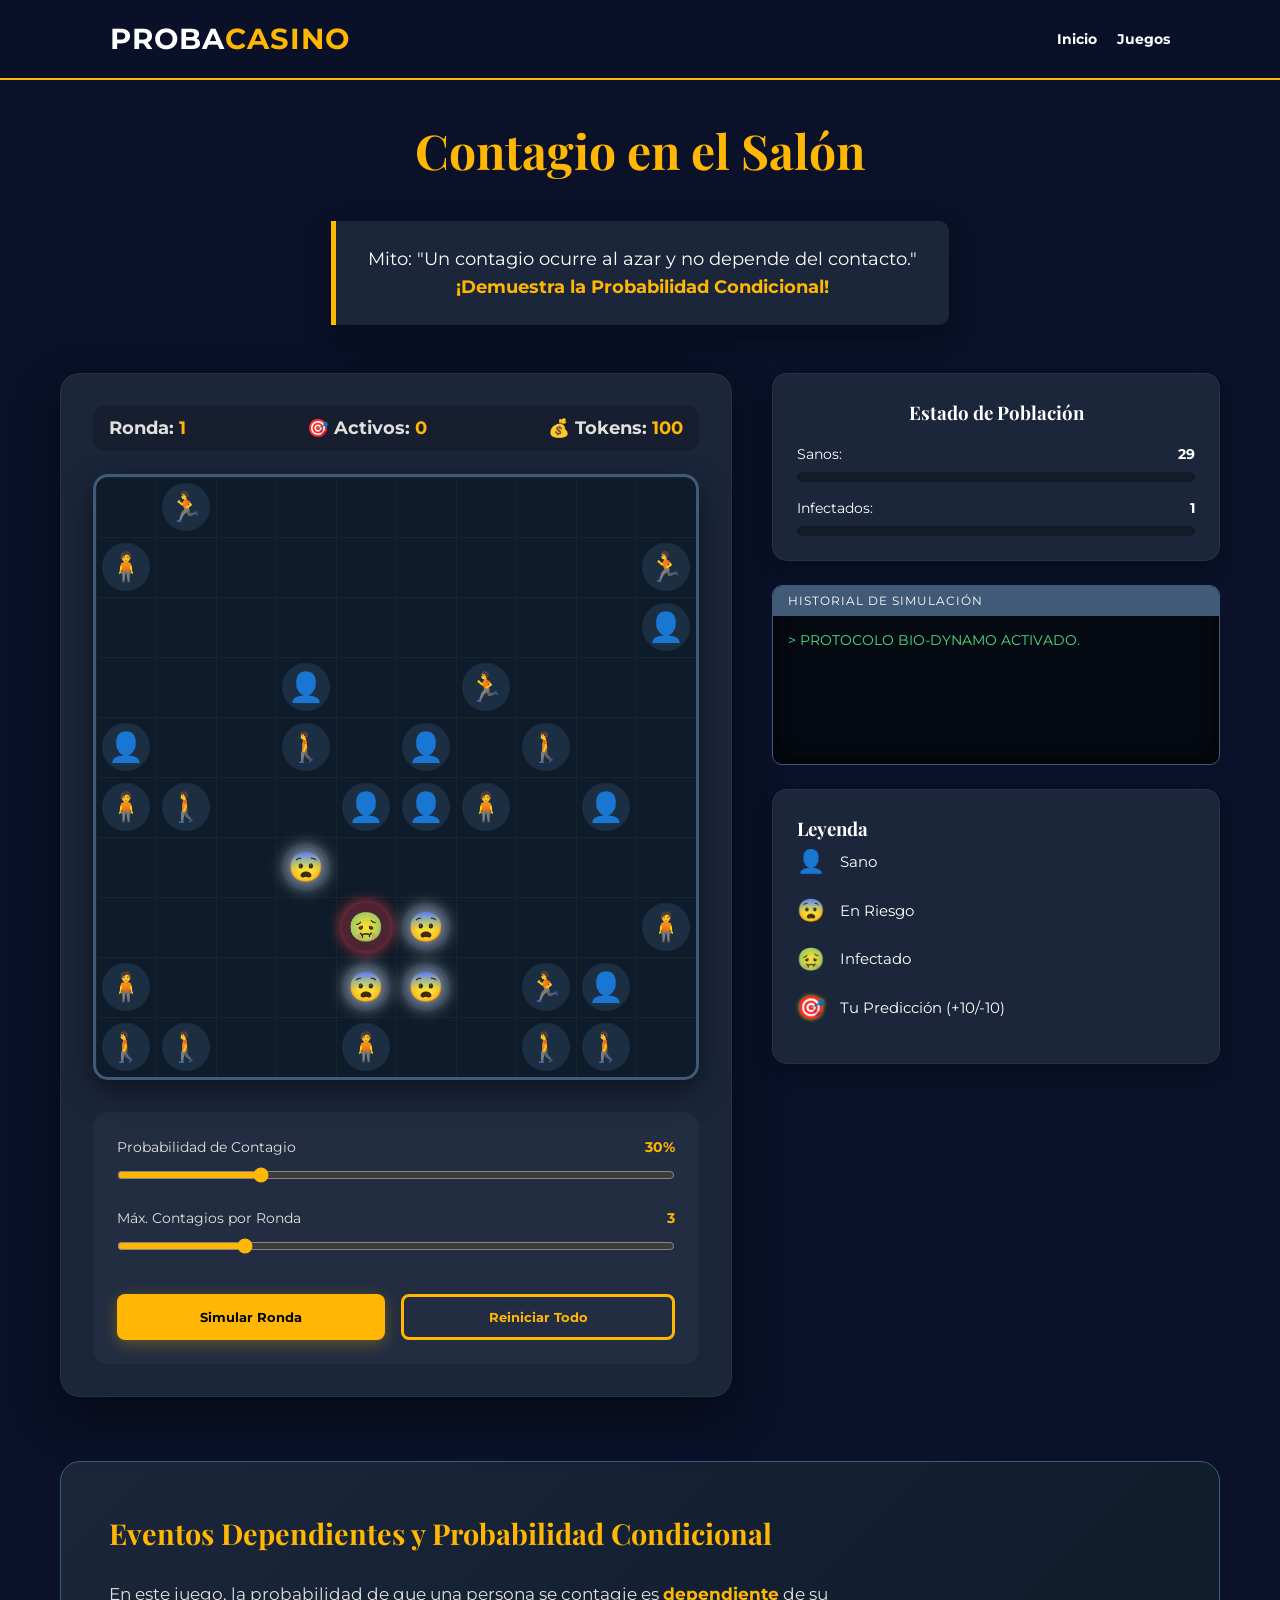
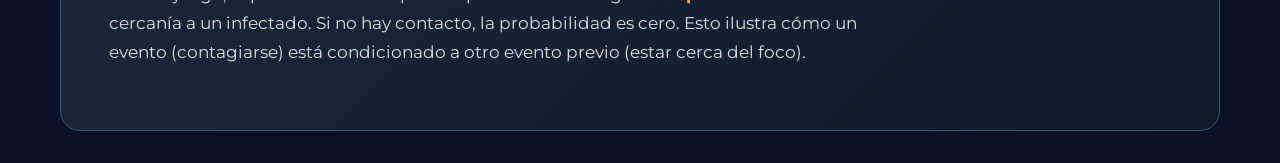
<file: juego4.html>
<!DOCTYPE html>
<html lang="es">
<head>
    <meta charset="UTF-8">
    <meta name="viewport" content="width=device-width, initial-scale=1.0">
    <title>Contagio en el Salón - Proba Casino</title>
    <link rel="stylesheet" href="assets/css/style.css">
    <link rel="stylesheet" href="assets/css/juego4.css">
    <link rel="preconnect" href="https://fonts.googleapis.com">
    <link rel="preconnect" href="https://fonts.gstatic.com" crossorigin>
    <link href="https://fonts.googleapis.com/css2?family=Montserrat:wght@400;700&family=Playfair+Display:wght@700&display=swap" rel="stylesheet">
</head>
<body>
    <div id="loading-overlay">
        <div class="card-loader">
            <div class="card-anim"></div>
            <div class="card-anim"></div>
            <div class="card-anim"></div>
            <div class="card-anim"></div>
            <div class="card-anim"></div>
        </div>
    </div>
    <header>
        <nav>
            <div class="logo">PROBA<span>CASINO</span></div>
            <ul>
                <li><a href="index.html">Inicio</a></li>
                <li><a href="catalogo.html">Juegos</a></li>
            </ul>
        </nav>
    </header>

    <main class="container">
        <section class="game-header">
            <h1>Contagio en el Salón</h1>
            <p class="myth-box">Mito: "Un contagio ocurre al azar y no depende del contacto." <br><strong>¡Demuestra la Probabilidad Condicional!</strong></p>
        </section>

        <div class="game-layout">
            <div class="game-main">
                <div class="simulation-header">
                    <div class="stat-mini">Ronda: <span id="round-count">1</span></div>
                    <div class="stat-mini">🎯 Activos: <span id="active-tokens">0</span></div>
                    <div class="stat-mini">💰 Tokens: <span id="balance" class="profit">100</span></div>
                </div>

                <div id="room-grid" class="simulation-grid">
                    <!-- Los personajes se generarán aquí -->
                </div>

                <div class="simulation-controls">
                    <div class="control-group">
                        <div class="control-label">
                            <label>Probabilidad de Contagio</label>
                            <span id="prob-val">30%</span>
                        </div>
                        <input type="range" id="prob-range" min="10" max="90" value="30">
                    </div>

                    <div class="control-group">
                        <div class="control-label">
                            <label>Máx. Contagios por Ronda</label>
                            <span id="max-inf-val">3</span>
                        </div>
                        <input type="range" id="max-inf-range" min="1" max="10" value="3">
                    </div>

                    <div class="action-buttons">
                        <button id="next-round" class="btn-primary">Simular Ronda</button>
                        <button id="reset-sim" class="btn-secondary">Reiniciar Todo</button>
                    </div>
                </div>
            </div>

            <div class="game-stats">
                <div class="stat-card">
                    <h3>Estado de Población</h3>
                    <div class="progress-container">
                        <div class="progress-info"><span>Sanos:</span> <strong id="healthy-count">29</strong></div>
                        <div class="progress-bg"><div id="healthy-bar" class="progress-fill success" style="width: 96%"></div></div>
                    </div>
                    <div class="progress-container">
                        <div class="progress-info"><span>Infectados:</span> <strong id="infected-count">1</strong></div>
                        <div class="progress-bg"><div id="infected-bar" class="progress-fill danger" style="width: 4%"></div></div>
                    </div>
                </div>

                <div id="msg-box" class="terminal-box">
                    <div class="terminal-header">Historial de Simulación</div>
                    <div id="terminal-content" class="terminal-text">
                        Esperando predicción del usuario...
                    </div>
                </div>

                <div class="stat-card legend-card">
                    <h3>Leyenda</h3>
                    <div class="legend-item"><span>👤</span> Sano</div>
                    <div class="legend-item"><span>😨</span> En Riesgo</div>
                    <div class="legend-item"><span>🤢</span> Infectado</div>
                    <div class="legend-item"><span class="target-icon">🎯</span> Tu Predicción (+10/-10)</div>
                </div>
            </div>
        </div>

        <section class="edu-footer">
            <div class="edu-content">
                <h3>Eventos Dependientes y Probabilidad Condicional</h3>
                <p>En este juego, la probabilidad de que una persona se contagie es <strong>dependiente</strong> de su cercanía a un infectado. Si no hay contacto, la probabilidad es cero. Esto ilustra cómo un evento (contagiarse) está condicionado a otro evento previo (estar cerca del foco).</p>
            </div>
        </section>
    </main>

    <script src="assets/js/juego4.js"></script>
    <script src="assets/js/loader.js"></script>
</body>
</html>
</file>
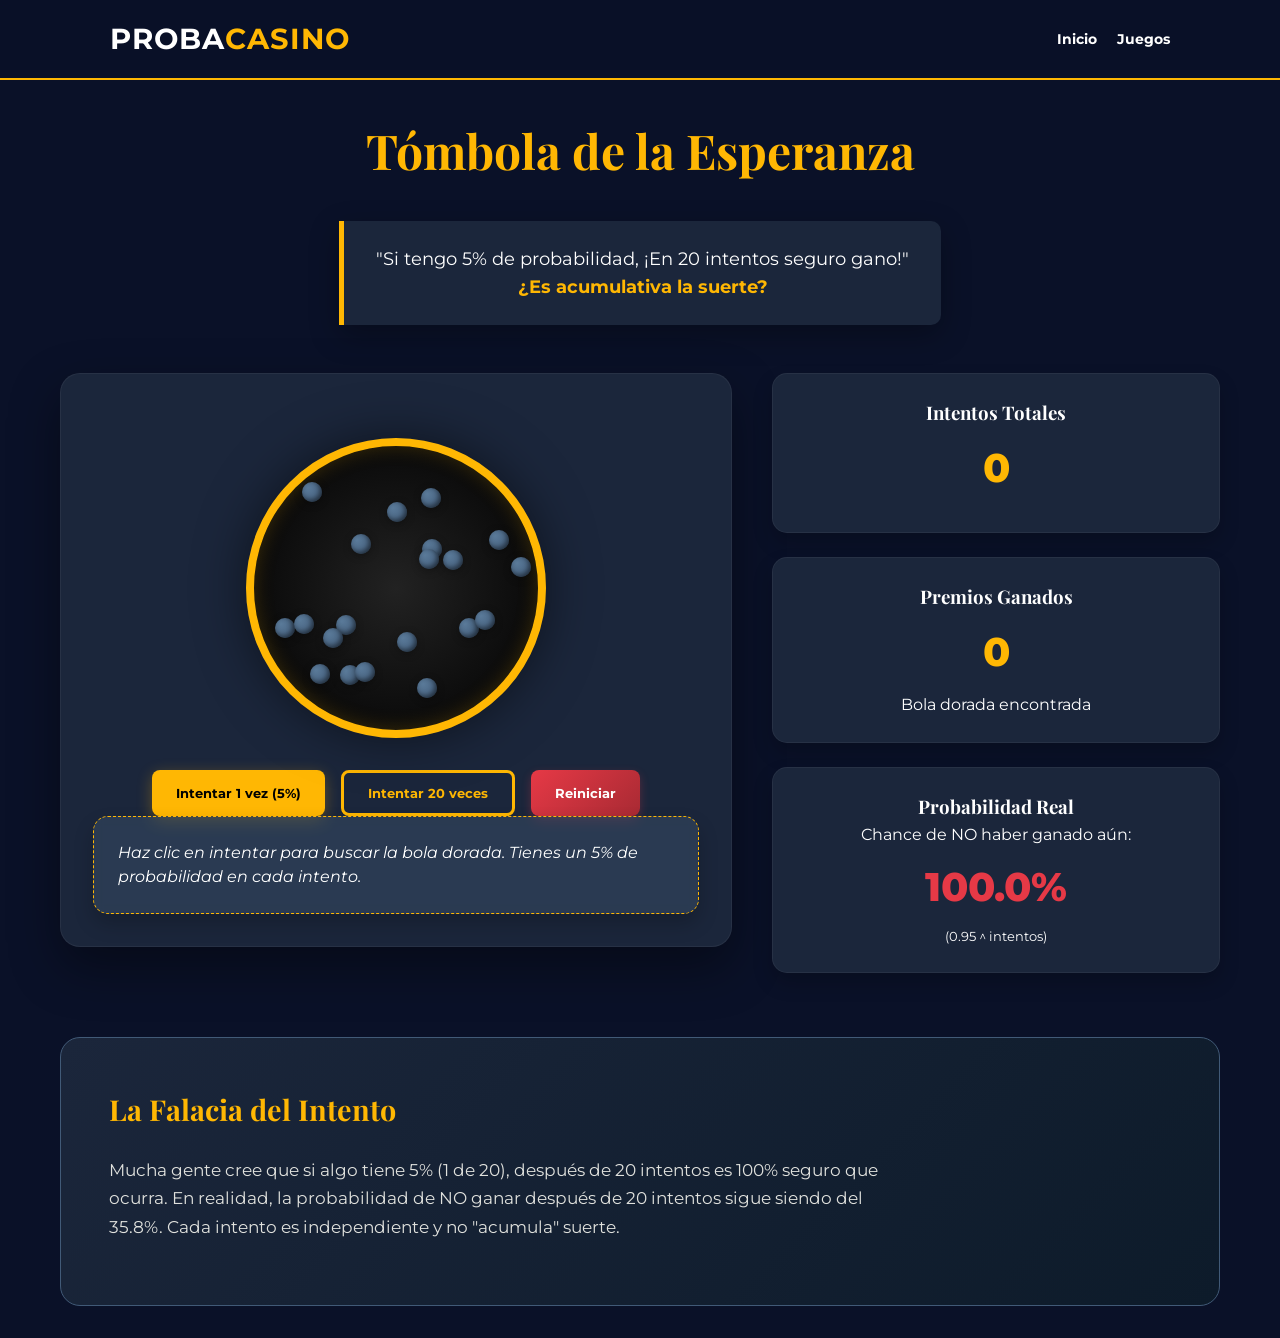
<file: juego5.html>
<!DOCTYPE html>
<html lang="es">
<head>
    <meta charset="UTF-8">
    <meta name="viewport" content="width=device-width, initial-scale=1.0">
    <title>Tómbola de la Esperanza - Proba Casino</title>
    <link rel="stylesheet" href="assets/css/style.css">
    <link rel="stylesheet" href="assets/css/juego5.css">
    <link rel="preconnect" href="https://fonts.googleapis.com">
    <link rel="preconnect" href="https://fonts.gstatic.com" crossorigin>
    <link href="https://fonts.googleapis.com/css2?family=Montserrat:wght@400;700&family=Playfair+Display:wght@700&display=swap" rel="stylesheet">
</head>
<body>
    <div id="loading-overlay">
        <div class="card-loader">
            <div class="card-anim"></div>
            <div class="card-anim"></div>
            <div class="card-anim"></div>
            <div class="card-anim"></div>
            <div class="card-anim"></div>
        </div>
    </div>
    <header>
        <nav>
            <div class="logo">PROBA<span>CASINO</span></div>
            <ul>
                <li><a href="index.html">Inicio</a></li>
                <li><a href="catalogo.html">Juegos</a></li>
            </ul>
        </nav>
    </header>

    <main class="container">
        <section class="game-header">
            <h1>Tómbola de la Esperanza</h1>
            <p class="myth-box">"Si tengo 5% de probabilidad, ¡En 20 intentos seguro gano!" <br><strong>¿Es acumulativa la suerte?</strong></p>
        </section>

        <div class="game-layout">
            <!-- Panel Izquierdo -->
            <div class="game-main">
                <div class="tombola-container">
                    <div id="tombola" class="tombola">
                        <!-- Bolas generadas por JS -->
                    </div>
                </div>

                <div class="action-buttons">
                    <button id="spin-1" class="btn-primary">Intentar 1 vez (5%)</button>
                    <button id="spin-20" class="btn-secondary">Intentar 20 veces</button>
                    <button id="reset-tombola" class="btn-danger">Reiniciar</button>
                </div>

                <div id="msg-box" class="info-bubble">
                    Haz clic en intentar para buscar la bola dorada. Tienes un 5% de probabilidad en cada intento.
                </div>
            </div>

            <!-- Panel Derecho -->
            <div class="game-stats">
                <div class="stat-card">
                    <h3>Intentos Totales</h3>
                    <div id="stat-attempts" class="stat-value">0</div>
                </div>
                
                <div class="stat-card">
                    <h3>Premios Ganados</h3>
                    <div id="stat-wins" class="stat-value">0</div>
                    <p>Bola dorada encontrada</p>
                </div>

                <div class="stat-card">
                    <h3>Probabilidad Real</h3>
                    <p>Chance de NO haber ganado aún:</p>
                    <div class="stat-value" id="stat-fail-prob" style="color: var(--danger);">100%</div>
                    <p style="font-size: 0.8rem;">(0.95 ^ intentos)</p>
                </div>
            </div>
        </div>

        <section class="edu-footer">
            <div class="edu-content">
                <h3>La Falacia del Intento</h3>
                <p>Mucha gente cree que si algo tiene 5% (1 de 20), después de 20 intentos es 100% seguro que ocurra. En realidad, la probabilidad de NO ganar después de 20 intentos sigue siendo del 35.8%. Cada intento es independiente y no "acumula" suerte.</p>
            </div>
        </section>
    </main>

    <script src="assets/js/juego5.js"></script>
    <script src="assets/js/loader.js"></script>
</body>
</html>
</file>
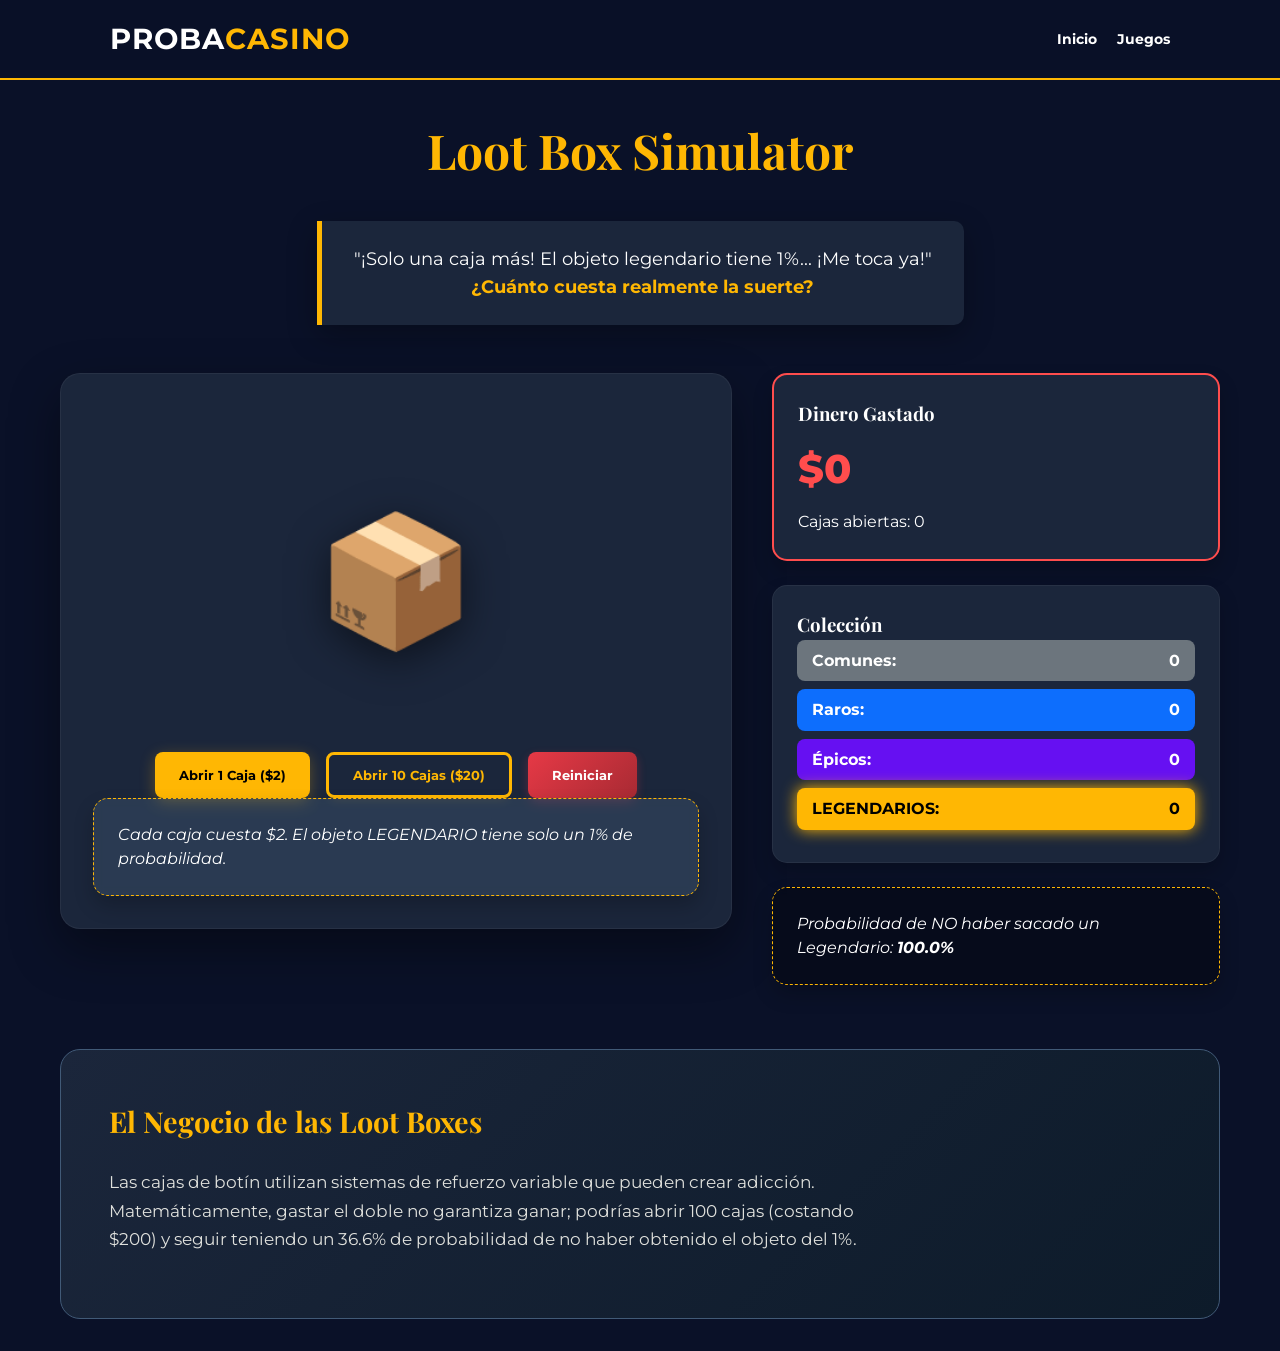
<file: juego6.html>
<!DOCTYPE html>
<html lang="es">
<head>
    <meta charset="UTF-8">
    <meta name="viewport" content="width=device-width, initial-scale=1.0">
    <title>Loot Box Simulator - Proba Casino</title>
    <link rel="stylesheet" href="assets/css/style.css">
    <link rel="stylesheet" href="assets/css/juego6.css">
    <link rel="preconnect" href="https://fonts.googleapis.com">
    <link rel="preconnect" href="https://fonts.gstatic.com" crossorigin>
    <link href="https://fonts.googleapis.com/css2?family=Montserrat:wght@400;700&family=Playfair+Display:wght@700&display=swap" rel="stylesheet">
</head>
<body>
    <div id="loading-overlay">
        <div class="card-loader">
            <div class="card-anim"></div>
            <div class="card-anim"></div>
            <div class="card-anim"></div>
            <div class="card-anim"></div>
            <div class="card-anim"></div>
        </div>
    </div>
    <header>
        <nav>
            <div class="logo">PROBA<span>CASINO</span></div>
            <ul>
                <li><a href="index.html">Inicio</a></li>
                <li><a href="catalogo.html">Juegos</a></li>
            </ul>
        </nav>
    </header>

    <main class="container">
        <section class="game-header">
            <h1>Loot Box Simulator</h1>
            <p class="myth-box">"¡Solo una caja más! El objeto legendario tiene 1%... ¡Me toca ya!" <br><strong>¿Cuánto cuesta realmente la suerte?</strong></p>
        </section>

        <div class="game-layout">
            <!-- Panel Izquierdo -->
            <div class="game-main">
                <div class="box-container">
                    <div id="loot-box" class="loot-box">
                        <div class="box-face">📦</div>
                    </div>
                    <div id="reward-display" class="reward-display hidden">
                        <div id="reward-rarity" class="rarity-tag">COMÚN</div>
                        <div id="reward-icon" class="reward-icon">⚔️</div>
                    </div>
                </div>

                <div class="action-buttons">
                    <button id="open-1" class="btn-primary">Abrir 1 Caja ($2)</button>
                    <button id="open-10" class="btn-secondary">Abrir 10 Cajas ($20)</button>
                    <button id="reset-sim" class="btn-danger">Reiniciar</button>
                </div>

                <div id="msg-box" class="info-bubble">
                    Cada caja cuesta $2. El objeto LEGENDARIO tiene solo un 1% de probabilidad.
                </div>
            </div>

            <!-- Panel Derecho -->
            <div class="game-stats">
                <div class="stat-card" style="border: 2px solid #ff4d4d;">
                    <h3>Dinero Gastado</h3>
                    <div id="stat-money" class="stat-value" style="color: #ff4d4d;">$0</div>
                    <p>Cajas abiertas: <span id="stat-count">0</span></p>
                </div>

                <div class="stat-card">
                    <h3>Colección</h3>
                    <div class="rarity-count common">Comunes: <span id="count-common">0</span></div>
                    <div class="rarity-count rare">Raros: <span id="count-rare">0</span></div>
                    <div class="rarity-count epic">Épicos: <span id="count-epic">0</span></div>
                    <div class="rarity-count legendary">LEGENDARIOS: <span id="count-legendary">0</span></div>
                </div>

                <div id="legendary-odds" class="info-bubble" style="background: rgba(0,0,0,0.3); border-color: var(--gold);">
                    Probabilidad de NO haber sacado un Legendario: <strong>100%</strong>
                </div>
            </div>
        </div>

        <section class="edu-footer">
            <div class="edu-content">
                <h3>El Negocio de las Loot Boxes</h3>
                <p>Las cajas de botín utilizan sistemas de refuerzo variable que pueden crear adicción. Matemáticamente, gastar el doble no garantiza ganar; podrías abrir 100 cajas (costando $200) y seguir teniendo un 36.6% de probabilidad de no haber obtenido el objeto del 1%.</p>
            </div>
        </section>
    </main>

    <script src="assets/js/juego6.js"></script>
    <script src="assets/js/loader.js"></script>
</body>
</html>
</file>
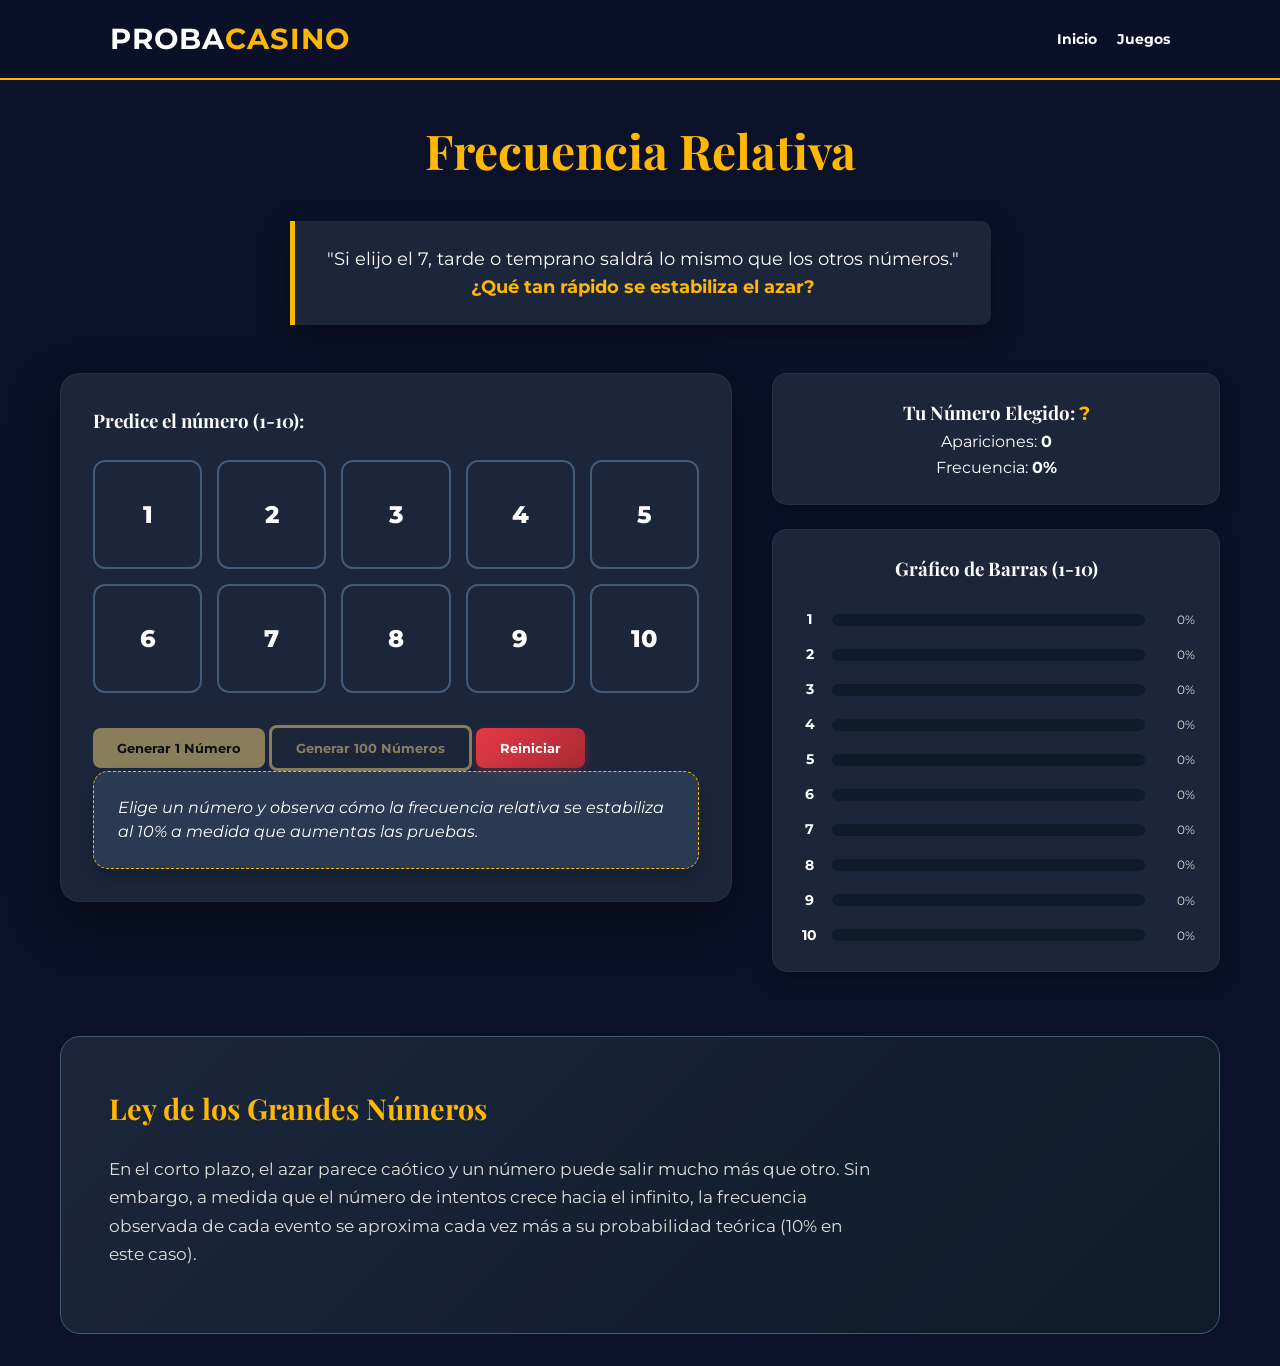
<file: juego7.html>
<!DOCTYPE html>
<html lang="es">
<head>
    <meta charset="UTF-8">
    <meta name="viewport" content="width=device-width, initial-scale=1.0">
    <title>Frecuencia Relativa - Proba Casino</title>
    <link rel="stylesheet" href="assets/css/style.css">
    <link rel="stylesheet" href="assets/css/juego7.css">
    <link rel="preconnect" href="https://fonts.googleapis.com">
    <link rel="preconnect" href="https://fonts.gstatic.com" crossorigin>
    <link href="https://fonts.googleapis.com/css2?family=Montserrat:wght@400;700&family=Playfair+Display:wght@700&display=swap" rel="stylesheet">
</head>
<body>
    <div id="loading-overlay">
        <div class="card-loader">
            <div class="card-anim"></div>
            <div class="card-anim"></div>
            <div class="card-anim"></div>
            <div class="card-anim"></div>
            <div class="card-anim"></div>
        </div>
    </div>
    <header>
        <nav>
            <div class="logo">PROBA<span>CASINO</span></div>
            <ul>
                <li><a href="index.html">Inicio</a></li>
                <li><a href="catalogo.html">Juegos</a></li>
            </ul>
        </nav>
    </header>

    <main class="container">
        <section class="game-header">
            <h1>Frecuencia Relativa</h1>
            <p class="myth-box">"Si elijo el 7, tarde o temprano saldrá lo mismo que los otros números." <br><strong>¿Qué tan rápido se estabiliza el azar?</strong></p>
        </section>

        <div class="game-layout">
            <!-- Panel Izquierdo -->
            <div class="game-main">
                <div class="number-selector">
                    <h3>Predice el número (1-10):</h3>
                    <div id="number-grid" class="number-grid">
                        <!-- Botones 1-10 generados por JS -->
                    </div>
                </div>

                <div class="action-buttons" style="margin-top: 2rem;">
                    <button id="spin-1" class="btn-primary" disabled>Generar 1 Número</button>
                    <button id="spin-100" class="btn-secondary" disabled>Generar 100 Números</button>
                    <button id="reset-sim" class="btn-danger">Reiniciar</button>
                </div>

                <div id="msg-box" class="info-bubble">
                    Elige un número y observa cómo la frecuencia relativa se estabiliza al 10% a medida que aumentas las pruebas.
                </div>
            </div>

            <!-- Panel Derecho -->
            <div class="game-stats">
                <div class="stat-card">
                    <h3>Tu Número Elegido: <span id="selected-val" style="color: var(--gold);">?</span></h3>
                    <div class="stat-row">
                        <span>Apariciones:</span> <strong id="stat-hits">0</strong>
                    </div>
                    <div class="stat-row">
                        <span>Frecuencia:</span> <strong id="stat-freq" class="gold">0%</strong>
                    </div>
                </div>

                <div class="stat-card">
                    <h3>Gráfico de Barras (1-10)</h3>
                    <div id="bars-container" class="bars-container">
                        <!-- Barras de frecuencia generadas por JS -->
                    </div>
                </div>
            </div>
        </div>

        <section class="edu-footer">
            <div class="edu-content">
                <h3>Ley de los Grandes Números</h3>
                <p>En el corto plazo, el azar parece caótico y un número puede salir mucho más que otro. Sin embargo, a medida que el número de intentos crece hacia el infinito, la frecuencia observada de cada evento se aproxima cada vez más a su probabilidad teórica (10% en este caso).</p>
            </div>
        </section>
    </main>

    <script src="assets/js/juego7.js"></script>
    <script src="assets/js/loader.js"></script>
</body>
</html>
</file>
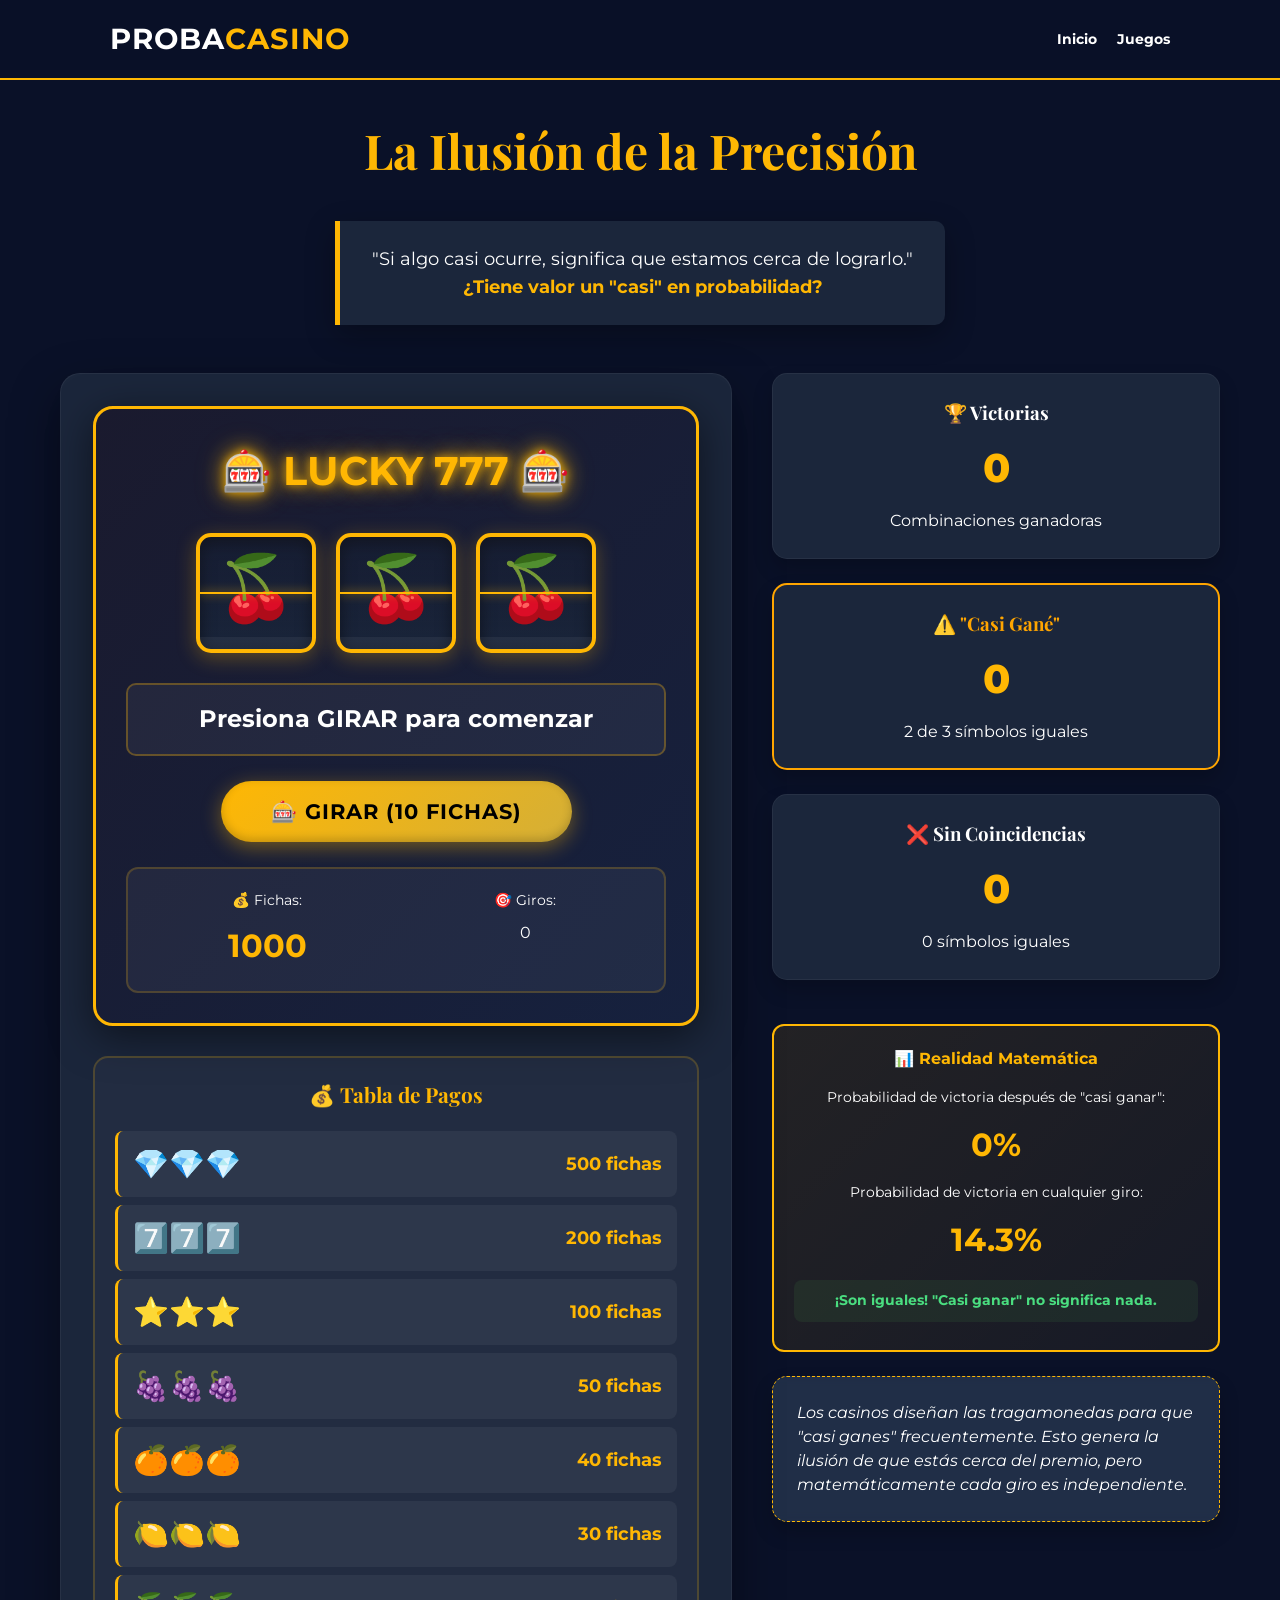
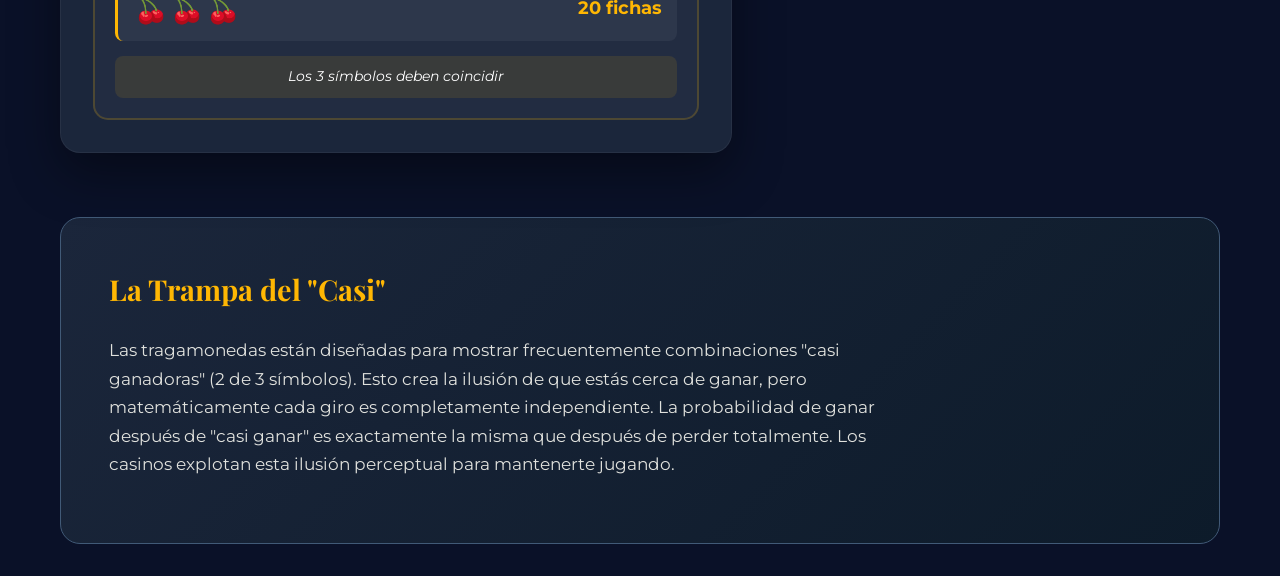
<file: juego8.html>
<!DOCTYPE html>
<html lang="es">
<head>
    <meta charset="UTF-8">
    <meta name="viewport" content="width=device-width, initial-scale=1.0">
    <title>La Ilusión de la Precisión - Proba Casino</title>
    <link rel="stylesheet" href="assets/css/style.css">
    <link rel="stylesheet" href="assets/css/juego8.css">
    <link rel="preconnect" href="https://fonts.googleapis.com">
    <link rel="preconnect" href="https://fonts.gstatic.com" crossorigin>
    <link href="https://fonts.googleapis.com/css2?family=Montserrat:wght@400;700&family=Playfair+Display:wght@700&display=swap" rel="stylesheet">
</head>
<body>
    <div id="loading-overlay">
        <div class="card-loader">
            <div class="card-anim"></div>
            <div class="card-anim"></div>
            <div class="card-anim"></div>
            <div class="card-anim"></div>
            <div class="card-anim"></div>
        </div>
    </div>
    <header>
        <nav>
            <div class="logo">PROBA<span>CASINO</span></div>
            <ul>
                <li><a href="index.html">Inicio</a></li>
                <li><a href="catalogo.html">Juegos</a></li>
            </ul>
        </nav>
    </header>

    <main class="container">
        <section class="game-header">
            <h1>La Ilusión de la Precisión</h1>
            <p class="myth-box">"Si algo casi ocurre, significa que estamos cerca de lograrlo." <br><strong>¿Tiene valor un "casi" en probabilidad?</strong></p>
        </section>

        <div class="game-layout">
            <div class="game-main">
                <div class="slot-machine">
                    <div class="machine-header">
                        <div class="neon-sign">🎰 LUCKY 777 🎰</div>
                    </div>
                    
                    <div class="reels-container">
                        <div class="reel-wrapper">
                            <div id="reel-1" class="reel">
                                <div class="symbol">🍒</div>
                                <div class="symbol">🍋</div>
                                <div class="symbol">🍊</div>
                                <div class="symbol">🍇</div>
                                <div class="symbol">⭐</div>
                                <div class="symbol">7️⃣</div>
                                <div class="symbol">💎</div>
                            </div>
                        </div>
                        <div class="reel-wrapper">
                            <div id="reel-2" class="reel">
                                <div class="symbol">🍒</div>
                                <div class="symbol">🍋</div>
                                <div class="symbol">🍊</div>
                                <div class="symbol">🍇</div>
                                <div class="symbol">⭐</div>
                                <div class="symbol">7️⃣</div>
                                <div class="symbol">💎</div>
                            </div>
                        </div>
                        <div class="reel-wrapper">
                            <div id="reel-3" class="reel">
                                <div class="symbol">🍒</div>
                                <div class="symbol">🍋</div>
                                <div class="symbol">🍊</div>
                                <div class="symbol">🍇</div>
                                <div class="symbol">⭐</div>
                                <div class="symbol">7️⃣</div>
                                <div class="symbol">💎</div>
                            </div>
                        </div>
                    </div>

                    <div class="result-display">
                        <div id="result-text" class="result-text">Presiona GIRAR para comenzar</div>
                    </div>

                    <div class="controls">
                        <button id="spin-btn" class="btn-spin">🎰 GIRAR (10 fichas)</button>
                    </div>

                    <div class="balance-display">
                        <div class="balance-item">
                            <span>💰 Fichas:</span>
                            <span id="balance" class="balance-value">1000</span>
                        </div>
                        <div class="balance-item">
                            <span>🎯 Giros:</span>
                            <span id="total-spins">0</span>
                        </div>
                    </div>
                </div>

                <div class="paytable">
                    <h3>💰 Tabla de Pagos</h3>
                    <div class="paytable-row">
                        <span>💎💎💎</span>
                        <span class="payout">500 fichas</span>
                    </div>
                    <div class="paytable-row">
                        <span>7️⃣7️⃣7️⃣</span>
                        <span class="payout">200 fichas</span>
                    </div>
                    <div class="paytable-row">
                        <span>⭐⭐⭐</span>
                        <span class="payout">100 fichas</span>
                    </div>
                    <div class="paytable-row">
                        <span>🍇🍇🍇</span>
                        <span class="payout">50 fichas</span>
                    </div>
                    <div class="paytable-row">
                        <span>🍊🍊🍊</span>
                        <span class="payout">40 fichas</span>
                    </div>
                    <div class="paytable-row">
                        <span>🍋🍋🍋</span>
                        <span class="payout">30 fichas</span>
                    </div>
                    <div class="paytable-row">
                        <span>🍒🍒🍒</span>
                        <span class="payout">20 fichas</span>
                    </div>
                    <div class="paytable-note">
                        Los 3 símbolos deben coincidir
                    </div>
                </div>
            </div>

            <div class="game-stats">
                <div class="stat-card">
                    <h3>🏆 Victorias</h3>
                    <div id="stat-wins" class="stat-value">0</div>
                    <p>Combinaciones ganadoras</p>
                </div>

                <div class="stat-card near-miss-card">
                    <h3>⚠️ "Casi Gané"</h3>
                    <div id="stat-near-wins" class="stat-value">0</div>
                    <p>2 de 3 símbolos iguales</p>
                </div>

                <div class="stat-card">
                    <h3>❌ Sin Coincidencias</h3>
                    <div id="stat-losses" class="stat-value">0</div>
                    <p>0 símbolos iguales</p>
                </div>

                <div class="probability-box">
                    <h4>📊 Realidad Matemática</h4>
                    <p>Probabilidad de victoria después de "casi ganar":</p>
                    <div class="prob-value"><span id="prob-after-near">0%</span></div>
                    <p style="margin-top: 10px;">Probabilidad de victoria en cualquier giro:</p>
                    <div class="prob-value"><span id="prob-always">14.3%</span></div>
                    <p class="prob-note">¡Son iguales! "Casi ganar" no significa nada.</p>
                </div>

                <div id="msg-box" class="info-bubble">
                    Los casinos diseñan las tragamonedas para que "casi ganes" frecuentemente. Esto genera la ilusión de que estás cerca del premio, pero matemáticamente cada giro es independiente.
                </div>
            </div>
        </div>

        <section class="edu-footer">
            <div class="edu-content">
                <h3>La Trampa del "Casi"</h3>
                <p>Las tragamonedas están diseñadas para mostrar frecuentemente combinaciones "casi ganadoras" (2 de 3 símbolos). Esto crea la ilusión de que estás cerca de ganar, pero matemáticamente cada giro es completamente independiente. La probabilidad de ganar después de "casi ganar" es exactamente la misma que después de perder totalmente. Los casinos explotan esta ilusión perceptual para mantenerte jugando.</p>
            </div>
        </section>
    </main>

    <script src="assets/js/juego8.js"></script>
    <script src="assets/js/loader.js"></script>
</body>
</html>
</file>
<file: assets/css/style.css>
:root {
    --bg-color: #0a1128;
    --card-bg: #1b263b;
    --accent: #e0e1dd;
    --primary: #415a77;
    --gold: #ffb703;
    --text: #ffffff;
    --danger: #e63946;
    --success: #4ade80;
}

* {
    margin: 0;
    padding: 0;
    box-sizing: border-box;
    font-family: 'Montserrat', 'Segoe UI', Tahoma, Geneva, Verdana, sans-serif;
}

body {
    background-color: var(--bg-color);
    color: var(--text);
    line-height: 1.6;
    min-height: 100vh;
}

/* Common Layout */
.container {
    max-width: 1200px;
    margin: 0 auto;
    padding: 2rem 20px;
}

header {
    background: rgba(10, 17, 40, 0.95);
    padding: 1rem 0;
    position: sticky;
    top: 0;
    z-index: 1000;
    border-bottom: 2px solid var(--gold);
    backdrop-filter: blur(10px);
}

nav {
    display: flex;
    justify-content: space-between;
    align-items: center;
    max-width: 1100px;
    margin: 0 auto;
    padding: 0 20px;
}

.logo {
    font-size: 1.8rem;
    font-weight: 700;
    text-transform: uppercase;
    letter-spacing: 1px;
}

.logo span {
    color: var(--gold);
}

nav ul {
    display: flex;
    list-style: none;
}

nav ul li {
    margin-left: 20px;
}

nav ul li a {
    color: var(--text);
    text-decoration: none;
    font-weight: bold;
    font-size: 0.9rem;
    transition: color 0.3s;
}

nav ul li a:hover {
    color: var(--gold);
}

/* Typography */
h1, h2, h3 {
    font-family: 'Playfair Display', serif;
}

.game-header {
    text-align: center;
    margin-bottom: 3rem;
}

.game-header h1 {
    font-size: 3rem;
    color: var(--gold);
    margin-bottom: 1rem;
}

.myth-box {
    background-color: var(--card-bg);
    border-left: 5px solid var(--gold);
    padding: 1.5rem 2rem;
    display: inline-block;
    font-size: 1.1rem;
    margin-top: 1rem;
    box-shadow: 0 10px 30px rgba(0,0,0,0.3);
    border-radius: 0 10px 10px 0;
}

.myth-box strong {
    color: var(--gold);
}

/* Buttons */
.btn-primary, .btn-secondary, .btn-danger {
    display: inline-block;
    padding: 12px 24px;
    border-radius: 8px;
    text-decoration: none;
    font-weight: bold;
    cursor: pointer;
    transition: all 0.3s cubic-bezier(0.175, 0.885, 0.32, 1.275);
    border: none;
    text-align: center;
}

.btn-primary {
    background-color: var(--gold);
    color: #000;
    box-shadow: 0 4px 15px rgba(255, 183, 3, 0.3);
}

.btn-primary:hover {
    transform: translateY(-3px) scale(1.05);
    box-shadow: 0 8px 25px rgba(255, 183, 3, 0.5);
}

.btn-secondary {
    background-color: transparent;
    border: 2px solid var(--gold);
    color: var(--gold);
}

.btn-secondary:hover {
    background-color: var(--gold);
    color: #000;
    transform: translateY(-3px);
}

.btn-danger {
    background: linear-gradient(135deg, #e63946 0%, #a82a33 100%);
    color: #fff;
    box-shadow: 0 4px 10px rgba(230,57,70,0.3);
}

.btn-danger:hover {
    transform: translateY(-3px);
    box-shadow: 0 6px 15px rgba(230,57,70,0.5);
}

.btn-primary:disabled, .btn-secondary:disabled {
    opacity: 0.5;
    cursor: not-allowed;
    transform: none !important;
}

/* Game Components */
.game-layout {
    display: grid;
    grid-template-columns: 1.2fr 0.8fr;
    gap: 2.5rem;
    align-items: start;
}

.game-main {
    background: var(--card-bg);
    padding: 2rem;
    border-radius: 20px;
    border: 1px solid rgba(255,255,255,0.05);
    box-shadow: 0 20px 50px rgba(0,0,0,0.4);
}

.game-stats {
    display: flex;
    flex-direction: column;
    gap: 1.5rem;
}

.stat-card {
    background: var(--card-bg);
    padding: 1.5rem;
    border-radius: 15px;
    text-align: center;
    border: 1px solid rgba(255,255,255,0.05);
    box-shadow: 0 10px 20px rgba(0,0,0,0.2);
    transition: transform 0.3s;
}

.stat-card:hover {
    transform: translateY(-5px);
}

.stat-value {
    font-size: 2.5rem;
    font-weight: 800;
    color: var(--gold);
    margin: 0.5rem 0;
}

.info-bubble {
    background-color: var(--primary);
    padding: 1.5rem;
    border-radius: 15px;
    font-style: italic;
    color: var(--accent);
    border: 1px dashed var(--gold);
    box-shadow: 0 10px 20px rgba(0,0,0,0.2);
    line-height: 1.5;
}

.edu-footer {
    margin-top: 4rem;
    background: linear-gradient(135deg, #1b263b 0%, #0d1b2a 100%);
    padding: 3rem;
    border-radius: 20px;
    border: 1px solid var(--primary);
}

.edu-content h3 {
    color: var(--gold);
    font-size: 1.8rem;
    margin-bottom: 1.5rem;
}

/* Helpers */
.profit, .success { color: var(--success); }
.loss, .danger { color: var(--danger); }

/* Grid for cards */
.game-grid {
    display: grid;
    grid-template-columns: repeat(auto-fit, minmax(300px, 1fr));
    gap: 2rem;
    margin-top: 3rem;
}

.game-card {
    background: var(--card-bg);
    padding: 2.5rem;
    border-radius: 20px;
    text-align: center;
    border: 1px solid rgba(255,255,255,0.05);
    transition: all 0.4s cubic-bezier(0.175, 0.885, 0.32, 1.275);
    display: flex;
    flex-direction: column;
    justify-content: space-between;
}

.game-card:hover {
    transform: translateY(-15px);
    border-color: var(--gold);
    box-shadow: 0 20px 40px rgba(0,0,0,0.4);
}

.game-icon {
    font-size: 4rem;
    margin-bottom: 1.5rem;
    filter: drop-shadow(0 5px 15px rgba(0,0,0,0.3));
}

footer {
    text-align: center;
    padding: 4rem 2rem;
    background: #050a18;
    margin-top: 4rem;
    border-top: 1px solid rgba(255,255,255,0.05);
}

/* ============================================
   ACCESIBILIDAD - FOCUS STATES
   ============================================ */
button:focus-visible, 
a:focus-visible,
input:focus-visible,
select:focus-visible {
    outline: 3px solid var(--gold);
    outline-offset: 3px;
    box-shadow: 0 0 0 6px rgba(255, 183, 3, 0.2);
    z-index: 100;
}

/* Skip to main content para accesibilidad de teclado */
.skip-to-main {
    position: absolute;
    left: -9999px;
    top: 0;
    z-index: 10000;
    background: var(--gold);
    color: #000;
    padding: 1rem 2rem;
    text-decoration: none;
    font-weight: bold;
    border-radius: 0 0 10px 10px;
}

.skip-to-main:focus {
    left: 50%;
    transform: translateX(-50%);
}

/* ============================================
   MEJORAS DE CONTRASTE
   ============================================ */
.info-bubble {
    color: #ffffff; /* Mejorado de var(--accent) */
    background-color: rgba(65, 90, 119, 0.4);
    backdrop-filter: blur(5px);
}

.myth-box {
    color: #ffffff; /* Mejorado para mejor contraste */
}

.btn-secondary {
    border-width: 3px; /* Mejorado de 2px */
}

.btn-primary:disabled, 
.btn-secondary:disabled {
    opacity: 0.6;
    cursor: not-allowed;
    transform: none !important;
    filter: grayscale(60%);
    box-shadow: none;
}

/* ============================================
   SISTEMA DE NOTIFICACIONES TOAST
   ============================================ */
.toast {
    position: fixed;
    bottom: 2rem;
    right: 2rem;
    background: var(--card-bg);
    padding: 1rem 1.5rem;
    border-radius: 10px;
    border-left: 5px solid var(--gold);
    box-shadow: 0 10px 30px rgba(0,0,0,0.6);
    animation: slideInRight 0.3s ease-out;
    z-index: 10000;
    max-width: 350px;
    display: flex;
    align-items: center;
    gap: 1rem;
}

.toast.success { border-left-color: var(--success); }
.toast.error { border-left-color: var(--danger); }
.toast.info { border-left-color: var(--primary); }

.toast-icon {
    font-size: 1.5rem;
    flex-shrink: 0;
}

.toast-content {
    flex: 1;
}

.toast-close {
    background: none;
    border: none;
    color: var(--accent);
    cursor: pointer;
    font-size: 1.2rem;
    padding: 0;
    width: 24px;
    height: 24px;
    flex-shrink: 0;
    transition: color 0.2s;
}

.toast-close:hover {
    color: var(--gold);
}

@keyframes slideInRight {
    from { transform: translateX(400px); opacity: 0; }
    to { transform: translateX(0); opacity: 1; }
}

@keyframes slideOutRight {
    from { transform: translateX(0); opacity: 1; }
    to { transform: translateX(400px); opacity: 0; }
}

/* ============================================
   SPINNER DE CARGA UNIVERSAL
   ============================================ */
.spinner {
    border: 4px solid rgba(255,255,255,0.1);
    border-top: 4px solid var(--gold);
    border-radius: 50%;
    width: 50px;
    height: 50px;
    animation: spin 1s linear infinite;
    margin: 2rem auto;
}

.spinner-small {
    width: 30px;
    height: 30px;
    border-width: 3px;
}

@keyframes spin {
    to { transform: rotate(360deg); }
}

/* Loading state para botones */
.btn-loading {
    position: relative;
    color: transparent !important;
    pointer-events: none;
}

.btn-loading::after {
    content: '';
    position: absolute;
    width: 20px;
    height: 20px;
    top: 50%;
    left: 50%;
    margin-left: -10px;
    margin-top: -10px;
    border: 3px solid rgba(0,0,0,0.2);
    border-top-color: #000;
    border-radius: 50%;
    animation: spin 0.8s linear infinite;
}

.btn-secondary.btn-loading::after,
.btn-danger.btn-loading::after {
    border-color: rgba(255,255,255,0.2);
    border-top-color: #fff;
}

/* ============================================
   TOOLTIPS
   ============================================ */
[data-tooltip] {
    position: relative;
    cursor: help;
}

[data-tooltip]::before {
    content: attr(data-tooltip);
    position: absolute;
    bottom: calc(100% + 10px);
    left: 50%;
    transform: translateX(-50%) translateY(-5px);
    background: rgba(27, 38, 59, 0.95);
    color: #ffffff;
    padding: 0.6rem 1rem;
    border-radius: 8px;
    white-space: nowrap;
    opacity: 0;
    pointer-events: none;
    transition: all 0.3s ease;
    font-size: 0.85rem;
    border: 1px solid var(--gold);
    backdrop-filter: blur(10px);
    z-index: 1000;
    box-shadow: 0 5px 15px rgba(0,0,0,0.3);
}

[data-tooltip]::after {
    content: '';
    position: absolute;
    bottom: calc(100% + 4px);
    left: 50%;
    transform: translateX(-50%);
    border: 6px solid transparent;
    border-top-color: var(--gold);
    opacity: 0;
    pointer-events: none;
    transition: opacity 0.3s ease;
}

[data-tooltip]:hover::before {
    opacity: 1;
    transform: translateX(-50%) translateY(0);
}

[data-tooltip]:hover::after {
    opacity: 1;
}

/* ============================================
   MEJORAS DE LEGIBILIDAD
   ============================================ */
.edu-content p {
    max-width: 70ch;
    line-height: 1.7;
    font-size: 1.05rem;
    margin-bottom: 1rem;
    color: var(--accent);
}

.edu-content strong {
    color: var(--gold);
    font-weight: 700;
}

/* ============================================
   REDUCCIÓN DE MOVIMIENTO (Accesibilidad)
   ============================================ */
@media (prefers-reduced-motion: reduce) {
    *,
    *::before,
    *::after {
        animation-duration: 0.01ms !important;
        animation-iteration-count: 1 !important;
        transition-duration: 0.01ms !important;
        scroll-behavior: auto !important;
    }
}

/* ============================================
   RESPONSIVE DESIGN - TABLETS
   ============================================ */
@media (max-width: 900px) {
    .game-layout {
        grid-template-columns: 1fr;
    }
    .game-header h1 {
        font-size: 2.2rem;
    }
}

@media (max-width: 768px) {
    /* Typography */
    .game-header h1 {
        font-size: 2rem;
        margin-bottom: 0.8rem;
    }
    
    .myth-box {
        padding: 1rem 1.5rem;
        font-size: 1rem;
    }
    
    /* Layout */
    .container {
        padding: 1.5rem 15px;
    }
    
    .game-main {
        padding: 1.5rem;
    }
    
    .game-stats {
        gap: 1rem;
    }
    
    /* Cards */
    .stat-value {
        font-size: 2rem;
    }
    
    .game-icon {
        font-size: 3.5rem;
        margin-bottom: 1rem;
    }
    
    .game-card {
        padding: 2rem;
    }
    
    /* Navigation */
    nav {
        padding: 0 15px;
    }
    
    .logo {
        font-size: 1.5rem;
    }
    
    nav ul li {
        margin-left: 15px;
    }
    
    /* Footer */
    .edu-footer {
        padding: 2rem 1.5rem;
        margin-top: 3rem;
    }
    
    /* Toast notifications */
    .toast {
        right: 1rem;
        bottom: 1rem;
        max-width: calc(100% - 2rem);
    }
}

/* ============================================
   RESPONSIVE DESIGN - MOBILE
   ============================================ */
@media (max-width: 480px) {
    /* Typography */
    .game-header h1 {
        font-size: 1.8rem;
    }
    
    .myth-box {
        font-size: 0.95rem;
        padding: 1rem;
        border-left-width: 4px;
    }
    
    /* Buttons - MÁS GRANDES para touch */
    .btn-primary, 
    .btn-secondary, 
    .btn-danger {
        padding: 14px 20px;
        width: 100%;
        margin: 0.5rem 0;
        font-size: 1rem;
        min-height: 48px; /* Touch target mínimo */
    }
    
    .action-buttons {
        display: flex;
        flex-direction: column;
        gap: 0.5rem;
        width: 100%;
    }
    
    .action-buttons button {
        width: 100%;
    }
    
    /* Stats */
    .stat-value {
        font-size: 1.8rem;
    }
    
    .stat-card {
        padding: 1rem;
    }
    
    .game-icon {
        font-size: 3rem;
    }
    
    /* Navigation */
    nav {
        flex-direction: column;
        gap: 1rem;
        padding: 1rem 15px;
    }
    
    nav ul {
        flex-wrap: wrap;
        justify-content: center;
    }
    
    nav ul li {
        margin: 0 10px;
    }
    
    .logo {
        font-size: 1.3rem;
    }
    
    /* Game Grid */
    .game-grid {
        grid-template-columns: 1fr;
        gap: 1.5rem;
    }
    
    .game-card {
        padding: 1.5rem;
    }
    
    /* Loading overlay */
    .card-loader {
        width: 100px;
        height: 140px;
    }
    
    .card-anim {
        width: 65px;
        height: 100px;
    }
}

/* ============================================
   LANDSCAPE MOBILE
   ============================================ */
@media (max-height: 600px) and (orientation: landscape) {
    .game-header {
        margin-bottom: 1.5rem;
    }
    
    .game-header h1 {
        font-size: 1.6rem;
        margin-bottom: 0.5rem;
    }
    
    .myth-box {
        padding: 0.8rem 1.2rem;
        font-size: 0.9rem;
    }
    
    .game-main {
        padding: 1rem;
    }
}

/* Loading Overlay Styles */
#loading-overlay {
    position: fixed;
    top: 0;
    left: 0;
    width: 100%;
    height: 100%;
    background-color: var(--bg-color);
    display: flex;
    justify-content: center;
    align-items: center;
    z-index: 9999;
    transition: opacity 0.5s ease-out;
}

#loading-overlay.hidden {
    opacity: 0;
    pointer-events: none;
}

.card-loader {
    position: relative;
    width: 120px;
    height: 160px;
    perspective: 1000px;
}

.card-anim {
    position: absolute;
    top: 0;
    left: 0;
    width: 80px;
    height: 120px;
    background-color: var(--card-bg);
    border: 2px solid var(--gold);
    border-radius: 8px;
    box-shadow: 0 4px 15px rgba(0, 0, 0, 0.4);
    transform-origin: center center;
    animation: card-deal-anim 2.5s infinite ease-in-out;
    opacity: 0;
}

@keyframes card-deal-anim {
    0% { transform: translate(0, 0) rotateY(0deg) rotateZ(0deg) scale(0.8); opacity: 0; }
    20% { opacity: 1; transform: translate(var(--start-x), var(--start-y)) rotateY(var(--start-rotateY)) rotateZ(var(--start-rotateZ)) scale(1); }
    40% { transform: translate(var(--mid-x), var(--mid-y)) rotateY(var(--mid-rotateY)) rotateZ(var(--mid-rotateZ)) scale(1.1); }
    60% { transform: translate(var(--end-x), var(--end-y)) rotateY(var(--end-rotateY)) rotateZ(var(--end-rotateZ)) scale(1); }
    80% { opacity: 1; }
    100% { transform: translate(0, 0) rotateY(0deg) rotateZ(0deg) scale(0.8); opacity: 0; }
}

.card-anim:nth-child(1) { animation-delay: 0s; --start-x: -20px; --start-y: 10px; --start-rotateY: 10deg; --start-rotateZ: 15deg; --mid-x: 0px; --mid-y: -10px; --mid-rotateY: 0deg; --mid-rotateZ: 5deg; --end-x: 20px; --end-y: 10px; --end-rotateY: -10deg; --end-rotateZ: -5deg; }
.card-anim:nth-child(2) { animation-delay: 0.2s; --start-x: 10px; --start-y: -5px; --start-rotateY: -15deg; --start-rotateZ: -10deg; --mid-x: -10px; --mid-y: 10px; --mid-rotateY: 5deg; --mid-rotateZ: 10deg; --end-x: -15px; --end-y: 0px; --end-rotateY: 10deg; --end-rotateZ: 5deg; }
.card-anim:nth-child(3) { animation-delay: 0.4s; --start-x: -10px; --start-y: -15px; --start-rotateY: 5deg; --start-rotateZ: 20deg; --mid-x: 10px; --mid-y: -5px; --mid-rotateY: -5deg; --mid-rotateZ: -15deg; --end-x: -5px; --end-y: 15px; --end-rotateY: 15deg; --end-rotateZ: 10deg; }
.card-anim:nth-child(4) { animation-delay: 0.6s; --start-x: 20px; --start-y: 0px; --start-rotateY: -10deg; --start-rotateZ: -5deg; --mid-x: 0px; --mid-y: 15px; --mid-rotateY: 10deg; --mid-rotateZ: 0deg; --end-x: -20px; --end-y: -10px; --end-rotateY: -5deg; --end-rotateZ: -10deg; }
.card-anim:nth-child(5) { animation-delay: 0.8s; --start-x: -5px; --start-y: 20px; --start-rotateY: 15deg; --start-rotateZ: -10deg; --mid-x: 5px; --mid-y: 0px; --mid-rotateY: -10deg; --mid-rotateZ: 15deg; --end-x: 10px; --end-y: -5px; --end-rotateY: 5deg; --end-rotateZ: 0deg; }
</file>
<file: assets/css/features.css>
/* ============================================
   TEMA CLARO
   ============================================ */
:root[data-theme="light"] {
    --bg-color: #f5f5f5;
    --card-bg: #ffffff;
    --accent: #415a77;
    --primary: #778da9;
    --gold: #d4af37;
    --text: #0a1128;
    --danger: #d32f2f;
    --success: #388e3c;
}

:root[data-theme="light"] body {
    background-color: var(--bg-color);
    color: var(--text);
}

:root[data-theme="light"] .game-main,
:root[data-theme="light"] .stat-card,
:root[data-theme="light"] .game-card {
    background: var(--card-bg);
    border-color: rgba(0,0,0,0.1);
    box-shadow: 0 4px 15px rgba(0,0,0,0.1);
}

:root[data-theme="light"] .edu-footer {
    background: linear-gradient(135deg, #ffffff 0%, #f5f5f5 100%);
    border-color: rgba(0,0,0,0.1);
}

:root[data-theme="light"] .myth-box,
:root[data-theme="light"] .info-bubble {
    background: rgba(119, 141, 169, 0.1);
    color: var(--text);
    border-color: var(--gold);
}

:root[data-theme="light"] header {
    background: rgba(255, 255, 255, 0.95);
    border-bottom-color: var(--gold);
}

:root[data-theme="light"] .coin .heads {
    background: linear-gradient(135deg, #d4af37 0%, #aa8c2d 100%);
}

:root[data-theme="light"] .coin .tails {
    background: linear-gradient(135deg, #c0c0c0 0%, #808080 100%);
}

/* ============================================
   BOTONES FLOTANTES (Tema, Sonido, Compartir, Instalar)
   ============================================ */
.theme-toggle,
.sound-toggle,
.share-button,
.install-button {
    position: fixed;
    width: 56px;
    height: 56px;
    border-radius: 50%;
    background: var(--card-bg);
    border: 2px solid var(--gold);
    cursor: pointer;
    z-index: 9998;
    display: flex;
    align-items: center;
    justify-content: center;
    font-size: 1.8rem;
    transition: all 0.3s cubic-bezier(0.175, 0.885, 0.32, 1.275);
    box-shadow: 0 4px 15px rgba(0,0,0,0.3);
}

.theme-toggle:hover,
.sound-toggle:hover,
.share-button:hover,
.install-button:hover {
    transform: translateY(-5px) scale(1.1);
    box-shadow: 0 8px 25px rgba(255, 183, 3, 0.5);
}

.theme-toggle:active,
.sound-toggle:active,
.share-button:active,
.install-button:active {
    transform: translateY(-2px) scale(1.05);
}

/* Posiciones */
.theme-toggle {
    top: 5rem;
    right: 2rem;
}

.sound-toggle {
    top: 8rem;
    right: 2rem;
}

.share-button {
    top: 11rem;
    right: 2rem;
}

.install-button {
    top: 14rem;
    right: 2rem;
    animation: pulse 2s infinite;
}

@keyframes pulse {
    0%, 100% { transform: scale(1); }
    50% { transform: scale(1.05); }
}

/* Iconos */
.theme-icon,
.sound-icon,
.share-icon,
.install-icon {
    transition: all 0.3s;
}

/* Theme toggle */
.theme-toggle .sun {
    display: none;
}

.theme-toggle .moon {
    display: block;
}

:root[data-theme="light"] .theme-toggle .sun {
    display: block;
}

:root[data-theme="light"] .theme-toggle .moon {
    display: none;
}

/* Sound toggle */
.sound-toggle .on {
    display: block;
}

.sound-toggle .off {
    display: none;
}

.sound-toggle.muted .on {
    display: none;
}

.sound-toggle.muted .off {
    display: block;
}

.sound-toggle.muted {
    opacity: 0.6;
}

/* Responsive - Mobile */
@media (max-width: 768px) {
    .theme-toggle,
    .sound-toggle,
    .share-button,
    .install-button {
        width: 48px;
        height: 48px;
        font-size: 1.5rem;
        right: 1rem;
    }
    
    .theme-toggle { top: 4.5rem; }
    .sound-toggle { top: 7rem; }
    .share-button { top: 9.5rem; }
    .install-button { top: 12rem; }
}

/* ============================================
   MODAL DE COMPARTIR
   ============================================ */
.share-modal {
    position: fixed;
    top: 0;
    left: 0;
    width: 100%;
    height: 100%;
    background: rgba(0, 0, 0, 0.8);
    display: flex;
    align-items: center;
    justify-content: center;
    z-index: 10001;
    opacity: 0;
    transition: opacity 0.3s ease;
    backdrop-filter: blur(5px);
}

.share-modal.show {
    opacity: 1;
}

.share-modal-content {
    background: var(--card-bg);
    border-radius: 20px;
    max-width: 500px;
    width: 90%;
    max-height: 80vh;
    overflow: auto;
    box-shadow: 0 20px 60px rgba(0,0,0,0.5);
    transform: scale(0.9);
    transition: transform 0.3s ease;
}

.share-modal.show .share-modal-content {
    transform: scale(1);
}

.share-modal-header {
    display: flex;
    justify-content: space-between;
    align-items: center;
    padding: 1.5rem 2rem;
    border-bottom: 1px solid rgba(255,255,255,0.1);
}

.share-modal-header h3 {
    margin: 0;
    color: var(--gold);
}

.share-modal-close {
    background: none;
    border: none;
    color: var(--text);
    font-size: 2rem;
    cursor: pointer;
    width: 40px;
    height: 40px;
    display: flex;
    align-items: center;
    justify-content: center;
    border-radius: 50%;
    transition: all 0.2s;
}

.share-modal-close:hover {
    background: rgba(255,255,255,0.1);
    color: var(--gold);
}

.share-modal-body {
    padding: 2rem;
}

.share-buttons {
    display: grid;
    grid-template-columns: repeat(2, 1fr);
    gap: 1rem;
    margin-bottom: 2rem;
}

.share-btn {
    display: flex;
    flex-direction: column;
    align-items: center;
    gap: 0.5rem;
    padding: 1.5rem 1rem;
    border: 2px solid var(--primary);
    border-radius: 15px;
    background: transparent;
    color: var(--text);
    cursor: pointer;
    transition: all 0.3s;
    font-weight: 600;
}

.share-btn:hover {
    transform: translateY(-5px);
    box-shadow: 0 10px 20px rgba(0,0,0,0.2);
}

.share-btn.twitter {
    border-color: #1DA1F2;
}

.share-btn.twitter:hover {
    background: #1DA1F2;
    color: white;
}

.share-btn.facebook {
    border-color: #4267B2;
}

.share-btn.facebook:hover {
    background: #4267B2;
    color: white;
}

.share-btn.whatsapp {
    border-color: #25D366;
}

.share-btn.whatsapp:hover {
    background: #25D366;
    color: white;
}

.share-btn.copy {
    border-color: var(--gold);
}

.share-btn.copy:hover {
    background: var(--gold);
    color: #000;
}

.share-btn span:first-child {
    font-size: 2rem;
}

.share-preview {
    background: rgba(0,0,0,0.2);
    padding: 1.5rem;
    border-radius: 10px;
    border-left: 4px solid var(--gold);
}

.share-preview p {
    margin: 0;
    font-size: 0.9rem;
    line-height: 1.6;
}

/* ============================================
   MODO PWA
   ============================================ */
.pwa-mode header {
    padding-top: env(safe-area-inset-top);
}

.pwa-mode footer {
    padding-bottom: env(safe-area-inset-bottom);
}

/* Ocultar botones flotantes en landscape móvil */
@media (max-height: 500px) and (orientation: landscape) {
    .theme-toggle,
    .sound-toggle,
    .share-button,
    .install-button {
        width: 40px;
        height: 40px;
        font-size: 1.2rem;
    }
}

/* ============================================
   ANIMACIONES ADICIONALES
   ============================================ */
@keyframes slideInFromRight {
    from {
        transform: translateX(100px);
        opacity: 0;
    }
    to {
        transform: translateX(0);
        opacity: 1;
    }
}

.theme-toggle,
.sound-toggle,
.share-button,
.install-button {
    animation: slideInFromRight 0.5s ease-out backwards;
}

.sound-toggle { animation-delay: 0.1s; }
.share-button { animation-delay: 0.2s; }
.install-button { animation-delay: 0.3s; }

/* ============================================
   INDICADOR DE OFFLINE
   ============================================ */
.offline-indicator {
    position: fixed;
    bottom: 2rem;
    left: 50%;
    transform: translateX(-50%);
    background: var(--card-bg);
    padding: 1rem 2rem;
    border-radius: 50px;
    border: 2px solid var(--danger);
    display: none;
    align-items: center;
    gap: 0.8rem;
    z-index: 9999;
    box-shadow: 0 10px 30px rgba(0,0,0,0.3);
}

.offline-indicator.show {
    display: flex;
}

.offline-indicator::before {
    content: '📴';
    font-size: 1.5rem;
}

/* ============================================
   BADGE DE INSTALADO
   ============================================ */
.pwa-badge {
    position: fixed;
    top: 1rem;
    left: 1rem;
    background: var(--success);
    color: white;
    padding: 0.5rem 1rem;
    border-radius: 20px;
    font-size: 0.8rem;
    font-weight: bold;
    display: none;
    align-items: center;
    gap: 0.5rem;
    z-index: 1001;
    box-shadow: 0 4px 10px rgba(0,0,0,0.2);
}

.pwa-mode .pwa-badge {
    display: flex;
}

.pwa-badge::before {
    content: '✓';
}

/* ============================================
   MEJORAS DE ACCESIBILIDAD PARA BOTONES FLOTANTES
   ============================================ */
.theme-toggle:focus-visible,
.sound-toggle:focus-visible,
.share-button:focus-visible,
.install-button:focus-visible {
    outline: 3px solid var(--gold);
    outline-offset: 5px;
}
</file>
<file: assets/css/juego1.css>
.coin-container {
    width: 200px;
    height: 200px;
    margin: 3rem auto;
    perspective: 1000px;
}

.coin {
    width: 100%;
    height: 100%;
    position: relative;
    transform-style: preserve-3d;
    transition: transform 1.5s cubic-bezier(0.175, 0.885, 0.32, 1.275);
}

.side {
    position: absolute;
    width: 100%;
    height: 100%;
    border-radius: 50%;
    display: flex;
    align-items: center;
    justify-content: center;
    font-size: 5rem;
    font-weight: 800;
    backface-visibility: hidden;
    border: 10px solid #daa520;
    box-shadow: inset 0 0 45px rgba(255, 255, 255, 0.3), 0 5px 15px rgba(0, 0, 0, 0.5);
}

.heads {
    background: linear-gradient(135deg, var(--gold) 0%, #b8860b 100%);
    color: #000;
}

.tails {
    background: linear-gradient(135deg, #e0e1dd 0%, #778da9 100%);
    color: #1b263b;
    transform: rotateY(180deg);
}

/* Animaciones de Giro */
.flip-heads { animation: flipHeads 2s forwards cubic-bezier(0.1, 0, 0.2, 1); }
.flip-tails { animation: flipTails 2s forwards cubic-bezier(0.1, 0, 0.2, 1); }

@keyframes flipHeads {
    from { transform: rotateY(0); }
    to { transform: rotateY(1800deg); }
}

@keyframes flipTails {
    from { transform: rotateY(0); }
    to { transform: rotateY(1980deg); }
}

/* Opciones de Apuesta */
.options-row {
    display: flex;
    justify-content: center;
    gap: 1.5rem;
    margin-top: 1rem;
}

.btn-option {
    background: transparent;
    border: 2px solid var(--primary);
    color: var(--accent);
    padding: 12px 30px;
    border-radius: 50px;
    cursor: pointer;
    font-weight: 800;
    transition: 0.3s;
    letter-spacing: 1px;
}

.btn-option:hover {
    border-color: var(--gold);
    color: var(--gold);
}

.btn-option.active {
    background: var(--gold);
    border-color: var(--gold);
    color: #000;
    box-shadow: 0 0 20px rgba(255, 183, 3, 0.4);
}

/* Barras de Estadísticas */
.bar-stat {
    text-align: left;
}

.bar-label {
    margin-bottom: 5px;
    font-weight: bold;
    font-size: 0.9rem;
}

.prob-bar {
    width: 100%;
    height: 12px;
    background: #0d1b2a;
    border-radius: 6px;
    overflow: hidden;
}

.bar-fill {
    height: 100%;
    background: var(--gold);
    transition: width 0.5s ease-out;
}

/* Historial */
.history-card {
    background: var(--card-bg);
    padding: 1.5rem;
    border-radius: 15px;
    border: 1px solid rgba(255,255,255,0.05);
}

.history-card h3 {
    margin-bottom: 1rem;
    font-size: 1rem;
}

.history-list {
    display: flex;
    flex-wrap: wrap;
    gap: 8px;
    justify-content: center;
    min-height: 45px;
}

.history-item {
    width: 40px;
    height: 40px;
    border-radius: 50%;
    display: flex;
    align-items: center;
    justify-content: center;
    font-weight: 800;
    font-size: 1.2rem;
    box-shadow: 0 4px 8px rgba(0,0,0,0.3);
    animation: popIn 0.3s cubic-bezier(0.175, 0.885, 0.32, 1.275);
}

.h-heads { background: var(--gold); color: #000; }
.h-tails { background: var(--accent); color: #1b263b; }

@keyframes popIn {
    from { transform: scale(0); opacity: 0; }
    to { transform: scale(1); opacity: 1; }
}

/* ============================================
   RESPONSIVE - TABLETS
   ============================================ */
@media (max-width: 768px) {
    .coin-container {
        width: 180px;
        height: 180px;
        margin: 2rem auto;
    }
    
    .side {
        font-size: 4.5rem;
    }
    
    .options-row {
        flex-direction: column;
        gap: 1rem;
    }
    
    .btn-option {
        width: 100%;
        padding: 14px 30px;
    }
    
    .history-item {
        width: 35px;
        height: 35px;
        font-size: 1rem;
    }
}

/* ============================================
   RESPONSIVE - MOBILE
   ============================================ */
@media (max-width: 480px) {
    .coin-container { 
        width: 150px; 
        height: 150px;
        margin: 1.5rem auto;
    }
    
    .side { 
        font-size: 3.5rem;
        border-width: 8px;
    }
    
    .bet-controls h3 {
        font-size: 1rem;
    }
    
    .options-row {
        gap: 0.8rem;
    }
    
    .btn-option {
        padding: 12px 20px;
        font-size: 0.95rem;
    }
    
    .history-list {
        gap: 6px;
        min-height: 35px;
    }
    
    .history-item {
        width: 32px;
        height: 32px;
        font-size: 0.9rem;
    }
    
    .bar-label {
        font-size: 0.85rem;
    }
}
</file>
<file: assets/css/juego2.css>
/* ============================================
    VARIABLES Y BASE
   ============================================ */
:root {
    --roulette-size: 350px;
    --roulette-border: #334155;
    --gold: #ffb703;
    --card-bg: #0f172a;
    --primary: #1e293b;
    --accent: #fbbf24;
    --red-btn: #e63946;
    --black-btn: #1a1a1a;
    --green-btn: #2ecc71;
    --text-main: #ffffff;
}

body {
    background-color: #050a14;
    color: var(--text-main);
    font-family: 'Segoe UI', Roboto, sans-serif;
}

.container {
    max-width: 1100px;
    margin: 2rem auto;
    padding: 0 20px;
}

/* ============================================
    HEADER & MYTH BOX
   ============================================ */
.game-header {
    text-align: center;
    margin-bottom: 3rem;
}

.game-header h1 {
    color: var(--gold);
    text-transform: uppercase;
    letter-spacing: 2px;
}

.myth-box {
    background-color: var(--primary);
    border-left: 5px solid var(--gold);
    padding: 1.2rem 2.5rem;
    display: inline-block;
    font-size: 1.1rem;
    margin-top: 1rem;
    box-shadow: 0 4px 15px rgba(0,0,0,0.4);
    border-radius: 4px;
}

/* ============================================
    LAYOUT PRINCIPAL
   ============================================ */
.game-layout {
    display: grid;
    grid-template-columns: 1.2fr 0.8fr;
    gap: 2rem;
    margin-top: 2rem;
}

/* ============================================
    RULETA (WHEEL)
   ============================================ */
.roulette-wrapper {
    position: relative;
    width: var(--roulette-size);
    height: var(--roulette-size);
    margin: 0 auto 2.5rem;
    background: radial-gradient(circle, #222 0%, #000 100%);
    border-radius: 50%;
    padding: 15px;
    box-shadow: 0 0 50px rgba(0,0,0,0.8);
    border: 10px solid var(--roulette-border);
}

.pointer {
    position: absolute;
    top: -8px;
    left: 50%;
    transform: translateX(-50%);
    z-index: 200;
    font-size: 2.5rem;
    color: var(--gold);
    filter: drop-shadow(0 3px 10px rgba(0,0,0,0.9));
    line-height: 1;
}

.wheel {
    width: 100%;
    height: 100%;
    border-radius: 50%;
    position: relative;
    transition: transform 5s cubic-bezier(0.1, 0, 0.1, 1);
    background: #000;
    overflow: hidden;
}

/* El fondo de colores (37 divisiones de ~9.73deg cada una) 
   Orden de ruleta europea: 0,32,15,19,4,21,2,25,17,34,6,27,13,36,11,30,8,23,10,5,24,16,33,1,20,14,31,9,22,18,29,7,28,12,35,3,26
   Verde=0, Rojo=#d00, Negro=#111 */
.wheel::before {
    content: "";
    position: absolute;
    top: 0; left: 0; width: 100%; height: 100%;
    background: conic-gradient(
        #2ecc71 0deg 9.73deg,        /* 0 - Verde */
        #d00 9.73deg 19.46deg,       /* 32 - Rojo */
        #111 19.46deg 29.19deg,      /* 15 - Negro */
        #d00 29.19deg 38.92deg,      /* 19 - Rojo */
        #111 38.92deg 48.65deg,      /* 4 - Negro */
        #d00 48.65deg 58.38deg,      /* 21 - Rojo */
        #111 58.38deg 68.11deg,      /* 2 - Negro */
        #d00 68.11deg 77.84deg,      /* 25 - Rojo */
        #111 77.84deg 87.57deg,      /* 17 - Negro */
        #d00 87.57deg 97.3deg,       /* 34 - Rojo */
        #111 97.3deg 107.03deg,      /* 6 - Negro */
        #d00 107.03deg 116.76deg,    /* 27 - Rojo */
        #111 116.76deg 126.49deg,    /* 13 - Negro */
        #d00 126.49deg 136.22deg,    /* 36 - Rojo */
        #111 136.22deg 145.95deg,    /* 11 - Negro */
        #d00 145.95deg 155.68deg,    /* 30 - Rojo */
        #111 155.68deg 165.41deg,    /* 8 - Negro */
        #d00 165.41deg 175.14deg,    /* 23 - Rojo */
        #111 175.14deg 184.87deg,    /* 10 - Negro */
        #d00 184.87deg 194.6deg,     /* 5 - Rojo */
        #111 194.6deg 204.33deg,     /* 24 - Negro */
        #d00 204.33deg 214.06deg,    /* 16 - Rojo */
        #111 214.06deg 223.79deg,    /* 33 - Negro */
        #d00 223.79deg 233.52deg,    /* 1 - Rojo */
        #111 233.52deg 243.25deg,    /* 20 - Negro */
        #d00 243.25deg 252.98deg,    /* 14 - Rojo */
        #111 252.98deg 262.71deg,    /* 31 - Negro */
        #d00 262.71deg 272.44deg,    /* 9 - Rojo */
        #111 272.44deg 282.17deg,    /* 22 - Negro */
        #d00 282.17deg 291.9deg,     /* 18 - Rojo */
        #111 291.9deg 301.63deg,     /* 29 - Negro */
        #d00 301.63deg 311.36deg,    /* 7 - Rojo */
        #111 311.36deg 321.09deg,    /* 28 - Negro */
        #d00 321.09deg 330.82deg,    /* 12 - Rojo */
        #111 330.82deg 340.55deg,    /* 35 - Negro */
        #d00 340.55deg 350.28deg,    /* 3 - Rojo */
        #111 350.28deg 360deg        /* 26 - Negro */
    );
    border-radius: 50%;
}

.wheel-numbers {
    position: absolute;
    top: 0;
    left: 0;
    width: 100%;
    height: 100%;
    border-radius: 50%;
}

.wheel-number {
    position: absolute;
    color: white;
    font-weight: 900;
    font-size: 1rem;
    width: 30px;
    height: 30px;
    display: flex;
    align-items: center;
    justify-content: center;
    text-shadow: 
        -2px -2px 0 #000,  
        2px -2px 0 #000,
        -2px 2px 0 #000,
        2px 2px 0 #000,
        0 0 8px rgba(0,0,0,1);
    pointer-events: none;
    user-select: none;
    display: none; /* Ocultar números de la ruleta */
}

.inner-wheel {
    position: absolute;
    width: 70%;
    height: 70%;
    background: radial-gradient(circle, #334155 0%, #0f172a 100%);
    top: 15%;
    left: 15%;
    border-radius: 50%;
    border: 6px solid #475569;
    box-shadow: inset 0 0 20px rgba(0,0,0,0.8);
    display: flex;
    align-items: center;
    justify-content: center;
    z-index: 150;
    pointer-events: none;
}

.inner-wheel::after {
    content: "";
    width: 45px;
    height: 45px;
    background: radial-gradient(circle, #ffffff 0%, #94a3b8 100%);
    border-radius: 50%;
    box-shadow: 0 0 15px #000;
}

/* ============================================
    APUESTAS (BETTING)
   ============================================ */
.betting-area {
    background: var(--card-bg);
    padding: 2rem;
    border-radius: 20px;
    border: 1px solid #334155;
    text-align: center;
}

.chips-display {
    font-size: 1.8rem;
    margin-bottom: 1.5rem;
    font-weight: bold;
    color: var(--gold);
}

.bet-grid {
    display: flex;
    flex-direction: column;
    gap: 15px;
}

.bet-row {
    display: flex;
    gap: 10px;
}

.btn-bet {
    flex: 1;
    padding: 15px 5px;
    border: 2px solid transparent;
    border-radius: 10px;
    font-weight: 800;
    cursor: pointer;
    text-transform: uppercase;
    transition: all 0.2s ease;
    color: white;
}

.btn-bet.red { background: linear-gradient(to bottom, #ef4444, #991b1b); }
.btn-bet.black { background: linear-gradient(to bottom, #444, #000); }
.btn-bet.green { background: linear-gradient(to bottom, #22c55e, #166534); }
.btn-bet.secondary-bet { background: #334155; }

.btn-bet:hover {
    transform: translateY(-2px);
    filter: brightness(1.2);
}

/* ============================================
    ESTADÍSTICAS (STATS)
   ============================================ */
.stat-card {
    background: var(--card-bg);
    border-radius: 15px;
    padding: 1.2rem;
    margin-bottom: 1.5rem;
    border: 1px solid #334155;
}

.stat-card h3 {
    margin-bottom: 1rem;
    font-size: 1.1rem;
    color: var(--gold);
    text-align: center;
    border-bottom: 1px solid #334155;
    padding-bottom: 8px;
}

.rate-bar-container {
    margin-bottom: 15px;
}

.rate-label {
    display: flex;
    justify-content: space-between;
    font-size: 0.9rem;
    margin-bottom: 6px;
}

.rate-bar {
    height: 10px;
    background: #050a14;
    border-radius: 5px;
    overflow: hidden;
}

.bar {
    height: 100%;
    transition: width 0.8s ease;
}

.bar.red { background: #ef4444; }
.bar.black { background: #64748b; }
.bar.green { background: #22c55e; }

.info-bubble {
    background-color: var(--primary);
    padding: 1.2rem;
    border-radius: 12px;
    margin-top: 1rem;
    text-align: center;
    font-style: italic;
    color: #94a3b8;
    border: 1px dashed var(--gold);
}

/* ============================================
    HISTORY / RESULTS
   ============================================ */
.history-card {
    background: var(--card-bg);
    border-radius: 15px;
    padding: 1.2rem;
    margin-top: 1.5rem;
    border: 1px solid #334155;
}

.history-card h3 {
    margin-bottom: 1rem;
    font-size: 1.1rem;
    color: var(--gold);
    text-align: center;
    border-bottom: 1px solid #334155;
    padding-bottom: 8px;
}

.results-grid {
    display: grid;
    grid-template-columns: repeat(auto-fill, minmax(40px, 1fr));
    gap: 8px;
    max-height: 200px;
    overflow-y: auto;
}

.res-item {
    width: 40px;
    height: 40px;
    border-radius: 50%;
    display: flex;
    align-items: center;
    justify-content: center;
    font-weight: bold;
    font-size: 0.9rem;
    color: white;
    box-shadow: 0 2px 5px rgba(0,0,0,0.3);
}

.res-red {
    background: linear-gradient(135deg, #ef4444, #991b1b);
}

.res-black {
    background: linear-gradient(135deg, #444, #000);
}

.res-green {
    background: linear-gradient(135deg, #22c55e, #166534);
}

/* ============================================
    UTILITY CLASSES
   ============================================ */
.profit {
    color: #22c55e;
    font-weight: bold;
}

.loss {
    color: #ef4444;
    font-weight: bold;
}

.btn-bet.selected {
    border-color: var(--gold);
    box-shadow: 0 0 15px rgba(251, 191, 36, 0.5);
    transform: scale(1.05);
}

.bet-selector {
    margin: 1.5rem 0;
}

.bet-selector label {
    display: block;
    margin-bottom: 0.5rem;
    color: #94a3b8;
    font-size: 0.95rem;
}

.bet-selector select {
    width: 100%;
    padding: 10px;
    background: #1e293b;
    color: white;
    border: 1px solid #334155;
    border-radius: 8px;
    font-size: 1rem;
    cursor: pointer;
}

.action-buttons {
    display: flex;
    gap: 10px;
    margin-top: 1.5rem;
}

.btn-primary {
    flex: 2;
    padding: 15px;
    background: linear-gradient(to bottom, var(--gold), #d97706);
    color: #000;
    border: none;
    border-radius: 10px;
    font-weight: bold;
    font-size: 1.1rem;
    cursor: pointer;
    transition: all 0.3s ease;
    text-transform: uppercase;
}

.btn-primary:hover:not(:disabled) {
    transform: translateY(-2px);
    box-shadow: 0 5px 20px rgba(251, 191, 36, 0.4);
}

.btn-primary:disabled {
    opacity: 0.5;
    cursor: not-allowed;
}

.btn-danger {
    flex: 1;
    padding: 15px;
    background: #ef4444;
    color: white;
    border: none;
    border-radius: 10px;
    font-weight: bold;
    cursor: pointer;
    transition: all 0.3s ease;
}

.btn-danger:hover {
    background: #dc2626;
    transform: translateY(-2px);
}

/* ============================================
    EDUCATION FOOTER
   ============================================ */
.edu-footer {
    margin-top: 4rem;
    padding: 2rem;
    background: var(--primary);
    border-radius: 15px;
    border-left: 5px solid var(--gold);
}

.edu-content h3 {
    color: var(--gold);
    margin-bottom: 1rem;
    font-size: 1.4rem;
}

.edu-content p {
    line-height: 1.8;
    color: #cbd5e1;
    font-size: 1.05rem;
}

.stat-row {
    display: flex;
    justify-content: space-between;
    padding: 0.5rem 0;
    border-bottom: 1px solid #1e293b;
}

.stat-row:last-child {
    border-bottom: none;
}

.stat-row span {
    color: #94a3b8;
}

.stat-row strong {
    color: var(--gold);
    font-size: 1.1rem;
}

/* ============================================
    BOLA DEL RESULTADO
   ============================================ */
.result-ball {
    position: relative;
    width: 120px;
    height: 120px;
    margin: 20px auto;
    background: radial-gradient(circle at 30% 30%, #ffffff, #e5e7eb, #9ca3af);
    border-radius: 50%;
    border: 4px solid #374151;
    box-shadow:
        0 8px 25px rgba(0,0,0,0.6),
        inset 0 2px 10px rgba(255,255,255,0.8),
        inset 0 -2px 10px rgba(0,0,0,0.3);
    display: flex;
    align-items: center;
    justify-content: center;
    animation: bounceIn 0.8s ease-out;
}

.result-number {
    font-size: 2.5rem;
    font-weight: 900;
    color: #1f2937;
    text-shadow:
        2px 2px 0 #ffffff,
        -2px -2px 0 #ffffff,
        2px -2px 0 #ffffff,
        -2px 2px 0 #ffffff;
    animation: pulse 1s ease-in-out infinite;
}

@keyframes bounceIn {
    0% {
        transform: scale(0.3);
        opacity: 0;
    }
    50% {
        transform: scale(1.05);
        opacity: 1;
    }
    70% {
        transform: scale(0.9);
    }
    100% {
        transform: scale(1);
        opacity: 1;
    }
}

@keyframes pulse {
    0%, 100% {
        transform: scale(1);
    }
    50% {
        transform: scale(1.1);
    }
}

/* ============================================
    RESPONSIVE
   ============================================ */
@media (max-width: 900px) {
    .game-layout { grid-template-columns: 1fr; }
    :root { --roulette-size: 300px; }
}

@media (max-width: 480px) {
    :root { --roulette-size: 250px; }
    .bet-row { flex-direction: column; }
    .btn-bet { padding: 12px; }
    .action-buttons { flex-direction: column; }
    .results-grid { grid-template-columns: repeat(auto-fill, minmax(35px, 1fr)); }
    .res-item { width: 35px; height: 35px; font-size: 0.8rem; }
}
</file>
<file: assets/css/juego3.css>
.deck-area {
    display: flex;
    justify-content: center;
    align-items: center;
    gap: 3rem;
    margin-bottom: 3rem;
    perspective: 1000px;
}

.deck {
    width: 120px;
    height: 180px;
    background: #415a77;
    border-radius: 10px;
    display: flex;
    align-items: center;
    justify-content: center;
    font-size: 4rem;
    border: 3px solid #555;
    box-shadow: 0 5px 0 #222, 5px 10px 20px rgba(0,0,0,0.5);
    cursor: pointer;
    transition: 0.2s;
}

.deck:hover {
    transform: translateY(-5px);
    box-shadow: 0 10px 0 #222, 5px 15px 25px rgba(0,0,0,0.5);
}

.card-front {
    width: 120px;
    height: 180px;
    background: white;
    border-radius: 10px;
    display: flex;
    align-items: center;
    justify-content: center;
    font-size: 4rem;
    color: #1b263b;
    font-weight: 800;
    border: 5px solid var(--gold);
    box-shadow: 0 10px 30px rgba(0,0,0,0.4);
    animation: flipCard 0.6s cubic-bezier(0.1, 0, 0.2, 1);
}

.card-front.hidden {
    visibility: hidden;
}

@keyframes flipCard {
    0% { transform: rotateY(90deg); opacity: 0; }
    100% { transform: rotateY(0deg); opacity: 1; }
}

.selection-grid {
    display: grid;
    grid-template-columns: repeat(auto-fill, minmax(60px, 1fr));
    gap: 12px;
    margin-top: 1.5rem;
    background: rgba(0,0,0,0.2);
    padding: 1.5rem;
    border-radius: 15px;
}

.btn-card {
    aspect-ratio: 1;
    background: transparent;
    border: 2px solid var(--primary);
    color: white;
    font-weight: 800;
    border-radius: 10px;
    cursor: pointer;
    transition: all 0.2s;
    position: relative;
    font-size: 1.1rem;
}

.btn-card:hover:not(.selected) {
    border-color: var(--gold);
    transform: scale(1.1);
}

.btn-card.selected {
    background: var(--gold);
    color: #000;
    border-color: var(--gold);
    box-shadow: 0 0 15px rgba(255, 183, 3, 0.4);
    transform: scale(1.05);
}

.multiplier-tag {
    position: absolute;
    top: -8px;
    right: -8px;
    background: #e63946;
    color: white;
    font-size: 0.65rem;
    padding: 2px 6px;
    border-radius: 10px;
    border: 1px solid white;
    font-weight: bold;
}

.frequency-grid {
    display: grid;
    grid-template-columns: repeat(4, 1fr);
    gap: 10px;
    margin-top: 10px;
}

.freq-item {
    font-size: 0.8rem;
    padding: 5px;
    background: rgba(0,0,0,0.1);
    border-radius: 5px;
    display: flex;
    justify-content: space-between;
}

.freq-num {
    color: var(--gold);
    font-weight: bold;
}

/* ============================================
   RESPONSIVE - TABLETS
   ============================================ */
@media (max-width: 768px) {
    .selection-grid {
        grid-template-columns: repeat(5, 1fr);
        gap: 10px;
        padding: 1rem;
    }
    
    .btn-card {
        font-size: 1rem;
    }
    
    .deck-area {
        gap: 2rem;
    }
    
    .frequency-grid {
        grid-template-columns: repeat(4, 1fr);
        gap: 8px;
    }
}

/* ============================================
   RESPONSIVE - MOBILE
   ============================================ */
@media (max-width: 480px) {
    .deck-area { 
        gap: 1rem;
        flex-direction: column;
    }
    
    .deck, .card-front { 
        width: 90px; 
        height: 135px; 
        font-size: 3rem;
    }
    
    .selection-grid {
        grid-template-columns: repeat(4, 1fr);
        gap: 8px;
        padding: 0.8rem;
    }
    
    .btn-card {
        font-size: 0.95rem;
        min-height: 50px;
    }
    
    .multiplier-tag {
        font-size: 0.6rem;
        padding: 2px 4px;
        top: -6px;
        right: -6px;
    }
    
    .user-selection h3 {
        font-size: 1rem;
    }
    
    .frequency-grid {
        grid-template-columns: repeat(4, 1fr);
        gap: 6px;
        font-size: 0.75rem;
    }
    
    .freq-item {
        padding: 4px;
    }
}
</file>
<file: assets/css/juego4.css>
/* Integración con el estilo global de Proba Casino */

.simulation-header {
    display: flex;
    justify-content: space-between;
    margin-bottom: 1.5rem;
    padding: 0.5rem 1rem;
    background: rgba(0,0,0,0.2);
    border-radius: 10px;
    font-weight: bold;
}

.stat-mini {
    font-size: 1.1rem;
    color: var(--accent);
}

.stat-mini span {
    color: var(--gold);
}

/* Grid de simulación */
.simulation-grid {
    width: 100%;
    aspect-ratio: 1;
    background: #0d1b2a;
    background-image: 
        linear-gradient(rgba(255, 183, 3, 0.05) 1px, transparent 1px),
        linear-gradient(90deg, rgba(255, 183, 3, 0.05) 1px, transparent 1px);
    background-size: 10% 10%;
    border: 3px solid var(--primary);
    box-shadow: 0 10px 30px rgba(0,0,0,0.5);
    position: relative;
    border-radius: 15px;
    overflow: hidden;
    margin-bottom: 2rem;
}

/* Personajes con Movimiento Fluido */
.person {
    width: 10%;
    height: 10%;
    display: flex;
    align-items: center;
    justify-content: center;
    font-size: 1.8rem;
    position: absolute;
    transition: left 0.8s cubic-bezier(0.4, 0, 0.2, 1), top 0.8s cubic-bezier(0.4, 0, 0.2, 1), transform 0.3s ease;
    cursor: pointer;
    user-select: none;
    z-index: 5;
}

.person.moving {
    animation: walking 0.4s infinite alternate ease-in-out;
}

@keyframes walking {
    from { transform: rotate(-10deg) translateY(-2px); }
    to { transform: rotate(10deg) translateY(2px); }
}

/* Halos de estado */
.person::before {
    content: '';
    position: absolute;
    width: 80%;
    height: 80%;
    border-radius: 50%;
    z-index: -1;
    transition: all 0.3s ease;
}

.person.healthy::before { background: rgba(65, 90, 119, 0.3); }
.person.infected::before { 
    background: rgba(230, 57, 70, 0.3); 
    box-shadow: 0 0 15px var(--danger);
    animation: pulseDanger 1.5s infinite;
}

.person.at-risk {
    filter: drop-shadow(0 0 8px rgba(255, 255, 255, 0.8));
}

.person.predicted {
    transform: scale(1.2);
    z-index: 10;
}

.person.predicted::after {
    content: '🎯';
    position: absolute;
    top: -10px;
    right: -5px;
    font-size: 1.1rem;
    filter: drop-shadow(0 0 3px black);
}

@keyframes pulseDanger {
    0% { transform: scale(1); opacity: 1; }
    50% { transform: scale(1.1); opacity: 0.8; }
    100% { transform: scale(1); opacity: 1; }
}

/* Controles */
.simulation-controls {
    display: flex;
    flex-direction: column;
    gap: 1.5rem;
    padding: 1.5rem;
    background: rgba(255, 255, 255, 0.03);
    border-radius: 15px;
}

.control-group {
    display: flex;
    flex-direction: column;
    gap: 0.5rem;
}

.control-label {
    display: flex;
    justify-content: space-between;
    font-size: 0.9rem;
    color: var(--accent);
}

.control-label span {
    color: var(--gold);
    font-weight: bold;
}

input[type=range] {
    width: 100%;
    accent-color: var(--gold);
    cursor: pointer;
}

.action-buttons {
    display: flex;
    gap: 1rem;
    margin-top: 1rem;
}

.action-buttons button {
    flex: 1;
}

/* Terminal de mensajes */
.terminal-box {
    background: #050a12;
    border: 1px solid var(--primary);
    border-radius: 10px;
    display: flex;
    flex-direction: column;
    height: 180px;
    overflow: hidden;
    box-shadow: inset 0 0 20px rgba(0,0,0,1);
}

.terminal-header {
    background: var(--primary);
    color: white;
    padding: 5px 15px;
    font-size: 0.75rem;
    text-transform: uppercase;
    letter-spacing: 1px;
}

.terminal-text {
    padding: 15px;
    font-family: 'Courier New', Courier, monospace;
    font-size: 0.85rem;
    color: var(--success);
    overflow-y: auto;
    line-height: 1.4;
}

/* Barras de progreso */
.progress-container {
    margin-top: 1rem;
}

.progress-info {
    display: flex;
    justify-content: space-between;
    font-size: 0.85rem;
    margin-bottom: 0.4rem;
}

.progress-bg {
    height: 10px;
    background: rgba(0,0,0,0.3);
    border-radius: 5px;
    overflow: hidden;
}

.progress-fill {
    height: 100%;
    transition: width 0.6s ease;
}

.legend-card {
    text-align: left !important;
}

.legend-item {
    display: flex;
    align-items: center;
    gap: 15px;
    margin-bottom: 0.8rem;
    font-size: 0.95rem;
}

.legend-item span {
    font-size: 1.4rem;
}

.target-icon {
    display: inline-block;
    filter: drop-shadow(0 0 2px var(--gold));
}

/* ============================================
   RESPONSIVE - TABLETS
   ============================================ */
@media (max-width: 768px) {
    .simulation-grid {
        aspect-ratio: 1;
    }
    
    .person {
        font-size: 1.5rem;
    }
    
    .control-group {
        margin-bottom: 1rem;
    }
    
    input[type="range"] {
        width: 100%;
    }
    
    .action-buttons {
        flex-direction: column;
    }
}

/* ============================================
   RESPONSIVE - MOBILE
   ============================================ */
@media (max-width: 480px) {
    .simulation-header {
        flex-direction: column;
        gap: 0.5rem;
        text-align: center;
        padding: 0.8rem;
    }
    
    .stat-mini {
        font-size: 0.95rem;
    }
    
    .simulation-grid {
        aspect-ratio: 1;
        background-size: 10% 10%;
    }
    
    .person { 
        font-size: 1.4rem;
        width: 10%;
        height: 10%;
    }
    
    .person.predicted::after {
        font-size: 0.9rem;
        top: -8px;
        right: -3px;
    }
    
    .control-group {
        margin-bottom: 1rem;
    }
    
    .control-label {
        flex-direction: column;
        gap: 0.5rem;
        align-items: flex-start;
    }
    
    .control-label label {
        font-size: 0.9rem;
    }
    
    input[type="range"] {
        width: 100%;
    }
    
    .simulation-controls {
        padding: 1rem;
    }
    
    .terminal-box {
        max-height: 120px;
    }
    
    .terminal-text {
        font-size: 0.75rem;
    }
    
    .legend-item {
        font-size: 0.85rem;
        gap: 10px;
        margin-bottom: 0.6rem;
    }
    
    .legend-item span {
        font-size: 1.2rem;
    }
    
    .progress-info {
        font-size: 0.9rem;
    }
    
    .action-buttons { 
        flex-direction: column;
    }
}
</file>
<file: assets/css/juego5.css>
.tombola-container {
    width: 300px;
    height: 300px;
    margin: 2rem auto;
    border: 8px solid var(--gold);
    border-radius: 50%;
    position: relative;
    background: radial-gradient(circle, #222 0%, #000 100%);
    overflow: hidden;
    box-shadow: 0 0 50px rgba(0,0,0,0.5), inset 0 0 20px rgba(255,183,3,0.2);
    transition: transform 0.1s ease;
}

/* Efecto de vibración extremadamente suave del contenedor */
.tombola-container.shaking {
    animation: shakeExtraSmooth 0.15s ease-in-out 8;
}

@keyframes shakeExtraSmooth {
    0%, 100% { transform: translate(0, 0); }
    25% { transform: translate(-0.3px, 0.3px); }
    50% { transform: translate(0.3px, -0.3px); }
    75% { transform: translate(-0.3px, -0.3px); }
}

.tombola {
    width: 100%;
    height: 100%;
    position: relative;
}

.ball {
    width: 20px;
    height: 20px;
    border-radius: 50%;
    position: absolute;
    background: radial-gradient(circle at 30% 30%, #5a7a99, #415a77);
    box-shadow: inset -2px -2px 5px rgba(0,0,0,0.5), 0 2px 8px rgba(0,0,0,0.3);
    transition: all 1.5s cubic-bezier(0.16, 1, 0.3, 1);
    cursor: pointer;
    z-index: 1;
}

.ball.moving {
    transition: all 2s cubic-bezier(0.16, 1, 0.3, 1);
    box-shadow: 
        inset -2px -2px 5px rgba(0,0,0,0.5), 
        0 2px 8px rgba(90, 122, 153, 0.35),
        0 0 10px rgba(90, 122, 153, 0.2);
    filter: brightness(1.08);
}

.ball:hover {
    transform: scale(1.06);
    filter: brightness(1.15);
    transition: all 0.6s ease-out;
    box-shadow: 
        inset -2px -2px 5px rgba(0,0,0,0.5), 
        0 2px 8px rgba(0,0,0,0.3),
        0 0 10px rgba(90, 122, 153, 0.35);
}

.ball.gold {
    background: radial-gradient(circle at 30% 30%, #ffd700, var(--gold), #b8860b);
    box-shadow: 0 0 16px var(--gold), inset 2px 2px 5px rgba(255,255,255,0.5);
    width: 25px;
    height: 25px;
    z-index: 100;
    animation: goldPulseExtraSmooth 2.5s ease-in-out infinite;
}

@keyframes goldPulseExtraSmooth {
    0%, 100% { 
        transform: scale(1); 
        box-shadow: 
            0 0 16px var(--gold),
            0 0 22px rgba(255, 215, 0, 0.3),
            inset 2px 2px 5px rgba(255,255,255,0.5);
    }
    50% { 
        transform: scale(1.08); 
        box-shadow: 
            0 0 20px var(--gold), 
            0 0 28px rgba(255, 215, 0, 0.4),
            inset 2px 2px 6px rgba(255,255,255,0.6);
    }
}

/* Efecto de explosión suave cuando aparece la bola dorada - REMOVIDO para más naturalidad */

.action-buttons {
    display: flex;
    justify-content: center;
    gap: 1rem;
    margin-top: 2rem;
}

@media (max-width: 480px) {
    .tombola-container { width: 250px; height: 250px; }
}

/* Efecto de estela extremadamente suave para bolitas en movimiento */
.ball.moving::after {
    content: '';
    position: absolute;
    width: 100%;
    height: 100%;
    border-radius: 50%;
    background: radial-gradient(circle, rgba(90, 122, 153, 0.25), transparent);
    top: 0;
    left: 0;
    animation: trailExtraSmooth 1.6s ease-out infinite;
    pointer-events: none;
}

@keyframes trailExtraSmooth {
    0% {
        transform: scale(1);
        opacity: 0.4;
    }
    100% {
        transform: scale(1.6);
        opacity: 0;
    }
}

/* Efecto de partículas extremadamente suaves para la bola dorada */
.ball.gold::before {
    content: '';
    position: absolute;
    width: 125%;
    height: 125%;
    border-radius: 50%;
    background: radial-gradient(circle, rgba(255, 215, 0, 0.12), transparent 70%);
    top: -12.5%;
    left: -12.5%;
    animation: particlesExtraSmooth 2.5s ease-out infinite;
    pointer-events: none;
}

@keyframes particlesExtraSmooth {
    0% {
        transform: scale(0.97) rotate(0deg);
        opacity: 0.6;
    }
    100% {
        transform: scale(1.4) rotate(90deg);
        opacity: 0;
    }
}

/* Onda de impacto extremadamente suave */
.shockwave {
    position: absolute;
    width: 60px;
    height: 60px;
    border: 1px solid rgba(255, 183, 3, 0.3);
    border-radius: 50%;
    top: 50%;
    left: 50%;
    transform: translate(-50%, -50%);
    animation: shockwaveExtraSmooth 2s ease-out;
    pointer-events: none;
    z-index: 50;
}

@keyframes shockwaveExtraSmooth {
    0% {
        width: 60px;
        height: 60px;
        opacity: 0.6;
        border-width: 1px;
    }
    85% {
        opacity: 0.15;
        border-width: 0.6px;
    }
    100% {
        width: 250px;
        height: 250px;
        opacity: 0;
        border-width: 0.2px;
    }
}

/* Bola ganadora con efecto extremadamente suave */
.ball.winner-ball {
    animation: winnerGlowExtraSmooth 2s ease-in-out infinite;
    z-index: 105 !important;
}

@keyframes winnerGlowExtraSmooth {
    0%, 100% {
        filter: brightness(1.15) saturate(1.25);
    }
    50% {
        filter: brightness(1.3) saturate(1.4);
    }
}
</file>
<file: assets/css/juego6.css>
.box-container {
    width: 250px;
    height: 250px;
    margin: 3rem auto;
    position: relative;
    display: flex;
    align-items: center;
    justify-content: center;
}

.loot-box {
    font-size: 8rem;
    cursor: pointer;
    transition: all 0.3s cubic-bezier(0.175, 0.885, 0.32, 1.275);
    filter: drop-shadow(0 10px 20px rgba(0,0,0,0.5));
}

.loot-box:hover {
    transform: scale(1.1) rotate(5deg);
}

.loot-box.opening {
    animation: openBox 0.5s ease-in-out;
}

@keyframes openBox {
    0% { transform: scale(1); }
    50% { transform: scale(1.4) rotate(-10deg); }
    100% { transform: scale(1); opacity: 0; }
}

.reward-display {
    position: absolute;
    width: 200px;
    height: 200px;
    background: white;
    border-radius: 15px;
    display: flex;
    flex-direction: column;
    align-items: center;
    justify-content: center;
    box-shadow: 0 10px 40px rgba(0,0,0,0.5);
    animation: popReward 0.4s cubic-bezier(0.175, 0.885, 0.32, 1.275);
    border: 5px solid #ccc;
    z-index: 5;
}

.reward-display.hidden { display: none; }

@keyframes popReward {
    from { transform: scale(0); opacity: 0; }
    to { transform: scale(1); opacity: 1; }
}

.reward-icon {
    font-size: 5rem;
    margin-bottom: 10px;
}

.rarity-tag {
    padding: 5px 15px;
    border-radius: 20px;
    font-weight: 800;
    font-size: 0.9rem;
    color: white;
    margin-bottom: 10px;
}

/* Rarity colors */
.rarity-tag.common, .rarity-count.common { background: #6c757d; color: white; }
.rarity-tag.rare, .rarity-count.rare { background: #0d6efd; color: white; }
.rarity-tag.epic, .rarity-count.epic { background: #6610f2; color: white; }
.rarity-tag.legendary, .rarity-count.legendary { 
    background: var(--gold); 
    color: #000;
    box-shadow: 0 0 15px var(--gold);
}

.rarity-count {
    padding: 8px 15px;
    margin-bottom: 8px;
    border-radius: 8px;
    display: flex;
    justify-content: space-between;
    font-weight: bold;
}

.stat-card {
    text-align: left;
}

.action-buttons {
    display: flex;
    justify-content: center;
    gap: 1rem;
    margin-top: 2rem;
}
</file>
<file: assets/css/juego7.css>
.number-grid {
    display: grid;
    grid-template-columns: repeat(5, 1fr);
    gap: 15px;
    margin-top: 1.5rem;
}

.num-btn {
    aspect-ratio: 1;
    background: transparent;
    border: 2px solid var(--primary);
    color: white;
    font-weight: 800;
    font-size: 1.5rem;
    border-radius: 12px;
    cursor: pointer;
    transition: all 0.2s;
}

.num-btn:hover:not(.selected) {
    border-color: var(--gold);
    transform: translateY(-3px);
}

.num-btn.selected {
    background: var(--gold);
    color: #000;
    border-color: var(--gold);
    box-shadow: 0 5px 15px rgba(255,183,3,0.4);
}

.bars-container {
    display: flex;
    flex-direction: column;
    gap: 12px;
    margin-top: 1.5rem;
}

.bar-row {
    display: flex;
    align-items: center;
    gap: 10px;
}

.bar-label {
    width: 25px;
    font-weight: bold;
    font-size: 0.9rem;
}

.bar-bg {
    flex-grow: 1;
    height: 12px;
    background: #0d1b2a;
    border-radius: 6px;
    overflow: hidden;
}

.bar-fill {
    height: 100%;
    background: var(--primary);
    transition: width 0.3s ease;
}

.bar-fill.active-num {
    background: var(--gold);
}

.bar-percent {
    width: 40px;
    font-size: 0.75rem;
    text-align: right;
    color: var(--accent);
}

@media (max-width: 480px) {
    .number-grid { grid-template-columns: repeat(4, 1fr); }
}
</file>
<file: assets/css/juego8.css>
/* ===== JUEGO 8: TRAGAMONEDAS - LA ILUSIÓN DE LA PRECISIÓN ===== */

.slot-machine {
    background: linear-gradient(135deg, #1a1a2e 0%, #16213e 100%);
    border-radius: 20px;
    padding: 30px;
    box-shadow: 0 10px 40px rgba(0, 0, 0, 0.5);
    border: 3px solid var(--gold);
}

.machine-header {
    text-align: center;
    margin-bottom: 30px;
}

.neon-sign {
    font-size: 2.5rem;
    font-weight: bold;
    color: var(--gold);
    text-shadow: 
        0 0 10px rgba(255, 183, 3, 0.8),
        0 0 20px rgba(255, 183, 3, 0.6),
        0 0 30px rgba(255, 183, 3, 0.4);
    animation: neon-flicker 3s infinite alternate;
}

@keyframes neon-flicker {
    0%, 100% { opacity: 1; }
    50% { opacity: 0.9; }
}

/* Contenedor de rodillos */
.reels-container {
    display: flex;
    justify-content: center;
    gap: 20px;
    margin: 30px 0;
    perspective: 1000px;
}

.reel-wrapper {
    width: 120px;
    height: 120px;
    overflow: hidden;
    border: 4px solid var(--gold);
    border-radius: 15px;
    background: linear-gradient(180deg, #0a1128 0%, #1b263b 100%);
    box-shadow: 
        inset 0 5px 15px rgba(0, 0, 0, 0.5),
        0 5px 20px rgba(255, 183, 3, 0.3);
    position: relative;
}

.reel-wrapper::before {
    content: '';
    position: absolute;
    top: 50%;
    left: 0;
    right: 0;
    height: 2px;
    background: var(--gold);
    z-index: 10;
    transform: translateY(-50%);
    box-shadow: 0 0 10px rgba(255, 183, 3, 0.8);
}

.reel {
    display: flex;
    flex-direction: column;
    transition: transform 0.1s ease-out;
    transform: translateY(0);
}

.symbol {
    width: 112px;
    height: 100px;
    display: flex;
    align-items: center;
    justify-content: center;
    font-size: 4rem;
    user-select: none;
    background: linear-gradient(180deg, rgba(255,255,255,0.05) 0%, transparent 100%);
}

/* Resultado */
.result-display {
    text-align: center;
    min-height: 60px;
    margin: 25px 0;
}

.result-text {
    font-size: 1.5rem;
    font-weight: bold;
    padding: 15px;
    border-radius: 10px;
    background: rgba(255, 255, 255, 0.05);
    border: 2px solid rgba(255, 183, 3, 0.3);
}

.result-text .success {
    color: var(--success);
    font-size: 1.8rem;
    animation: pulse-success 0.5s ease-in-out;
}

.result-text .near {
    color: #ffa500;
    font-size: 1.8rem;
    animation: pulse-warning 0.5s ease-in-out;
}

.result-text .loss {
    color: var(--danger);
}

@keyframes pulse-success {
    0%, 100% { transform: scale(1); }
    50% { transform: scale(1.1); }
}

@keyframes pulse-warning {
    0%, 100% { transform: scale(1); }
    50% { transform: scale(1.05); }
}

/* Controles */
.controls {
    text-align: center;
    margin: 25px 0;
}

.btn-spin {
    background: linear-gradient(135deg, var(--gold) 0%, #d4af37 100%);
    color: #000;
    border: none;
    padding: 18px 50px;
    font-size: 1.3rem;
    font-weight: bold;
    border-radius: 50px;
    cursor: pointer;
    transition: all 0.3s ease;
    box-shadow: 
        0 5px 20px rgba(255, 183, 3, 0.4),
        inset 0 -3px 10px rgba(0, 0, 0, 0.2);
    text-transform: uppercase;
    letter-spacing: 1px;
}

.btn-spin:hover:not(:disabled) {
    transform: translateY(-3px);
    box-shadow: 
        0 8px 30px rgba(255, 183, 3, 0.6),
        inset 0 -3px 10px rgba(0, 0, 0, 0.2);
}

.btn-spin:active:not(:disabled) {
    transform: translateY(-1px);
}

.btn-spin:disabled {
    opacity: 0.5;
    cursor: not-allowed;
}

/* Balance */
.balance-display {
    display: flex;
    justify-content: space-around;
    gap: 20px;
    margin-top: 20px;
    padding: 20px;
    background: rgba(255, 255, 255, 0.05);
    border-radius: 12px;
    border: 2px solid rgba(255, 183, 3, 0.2);
}

.balance-item {
    text-align: center;
    flex: 1;
}

.balance-item span:first-child {
    display: block;
    font-size: 0.9rem;
    color: var(--text-secondary);
    margin-bottom: 8px;
}

.balance-value {
    font-size: 2rem;
    font-weight: bold;
    color: var(--gold);
    display: block;
}

.balance-value.profit {
    color: var(--success);
}

.balance-value.loss {
    color: var(--danger);
}

/* Tabla de pagos */
.paytable {
    background: rgba(255, 255, 255, 0.03);
    border-radius: 15px;
    padding: 20px;
    margin-top: 30px;
    border: 2px solid rgba(255, 183, 3, 0.2);
}

.paytable h3 {
    text-align: center;
    color: var(--gold);
    margin-bottom: 20px;
    font-size: 1.3rem;
}

.paytable-row {
    display: flex;
    justify-content: space-between;
    align-items: center;
    padding: 10px 15px;
    margin: 8px 0;
    background: rgba(255, 255, 255, 0.05);
    border-radius: 8px;
    border-left: 3px solid var(--gold);
    transition: all 0.3s ease;
}

.paytable-row:hover {
    background: rgba(255, 183, 3, 0.1);
    transform: translateX(5px);
}

.paytable-row span:first-child {
    font-size: 1.8rem;
}

.paytable-row .payout {
    color: var(--gold);
    font-weight: bold;
    font-size: 1.1rem;
}

.paytable-note {
    text-align: center;
    margin-top: 15px;
    font-size: 0.85rem;
    color: var(--text-secondary);
    font-style: italic;
    padding: 10px;
    background: rgba(255, 183, 3, 0.1);
    border-radius: 8px;
}

/* Estadísticas */
.near-miss-card {
    border: 2px solid #ffa500;
}

.near-miss-card h3 {
    color: #ffa500;
}

.probability-box {
    background: linear-gradient(135deg, rgba(255, 183, 3, 0.1) 0%, rgba(255, 183, 3, 0.05) 100%);
    padding: 20px;
    border-radius: 12px;
    border: 2px solid var(--gold);
    margin-top: 20px;
}

.probability-box h4 {
    color: var(--gold);
    margin-bottom: 15px;
    text-align: center;
}

.probability-box p {
    font-size: 0.9rem;
    margin: 8px 0;
    text-align: center;
}

.prob-value {
    text-align: center;
    margin: 10px 0;
}

.prob-value span {
    font-size: 2rem;
    font-weight: bold;
    color: var(--gold);
}

.prob-note {
    font-size: 0.85rem !important;
    color: var(--success) !important;
    font-weight: bold;
    margin-top: 15px !important;
    padding: 10px;
    background: rgba(76, 175, 80, 0.1);
    border-radius: 8px;
}

/* Responsive */
@media (max-width: 768px) {
    .reels-container {
        gap: 10px;
    }
    
    .reel-wrapper {
        width: 90px;
        height: 90px;
    }
    
    .symbol {
        width: 82px;
        height: 75px;
        font-size: 3rem;
    }
    
    .neon-sign {
        font-size: 1.8rem;
    }
    
    .btn-spin {
        padding: 15px 35px;
        font-size: 1.1rem;
    }
    
    .balance-value {
        font-size: 1.5rem;
    }
    
    .paytable-row span:first-child {
        font-size: 1.4rem;
    }
}

@media (max-width: 480px) {
    .slot-machine {
        padding: 20px;
    }
    
    .reels-container {
        gap: 8px;
    }
    
    .reel-wrapper {
        width: 75px;
        height: 75px;
    }
    
    .symbol {
        width: 67px;
        height: 63px;
        font-size: 2.5rem;
    }
    
    .neon-sign {
        font-size: 1.5rem;
    }
    
    .btn-spin {
        padding: 12px 25px;
        font-size: 1rem;
    }
    
    .balance-display {
        flex-direction: column;
        gap: 15px;
    }
    
    .result-text {
        font-size: 1.2rem;
    }
    
    .paytable {
        padding: 15px;
    }
    
    .paytable-row {
        padding: 8px 10px;
    }
    
    .paytable-row span:first-child {
        font-size: 1.2rem;
    }
    
    .paytable-row .payout {
        font-size: 0.95rem;
    }
}
</file>
